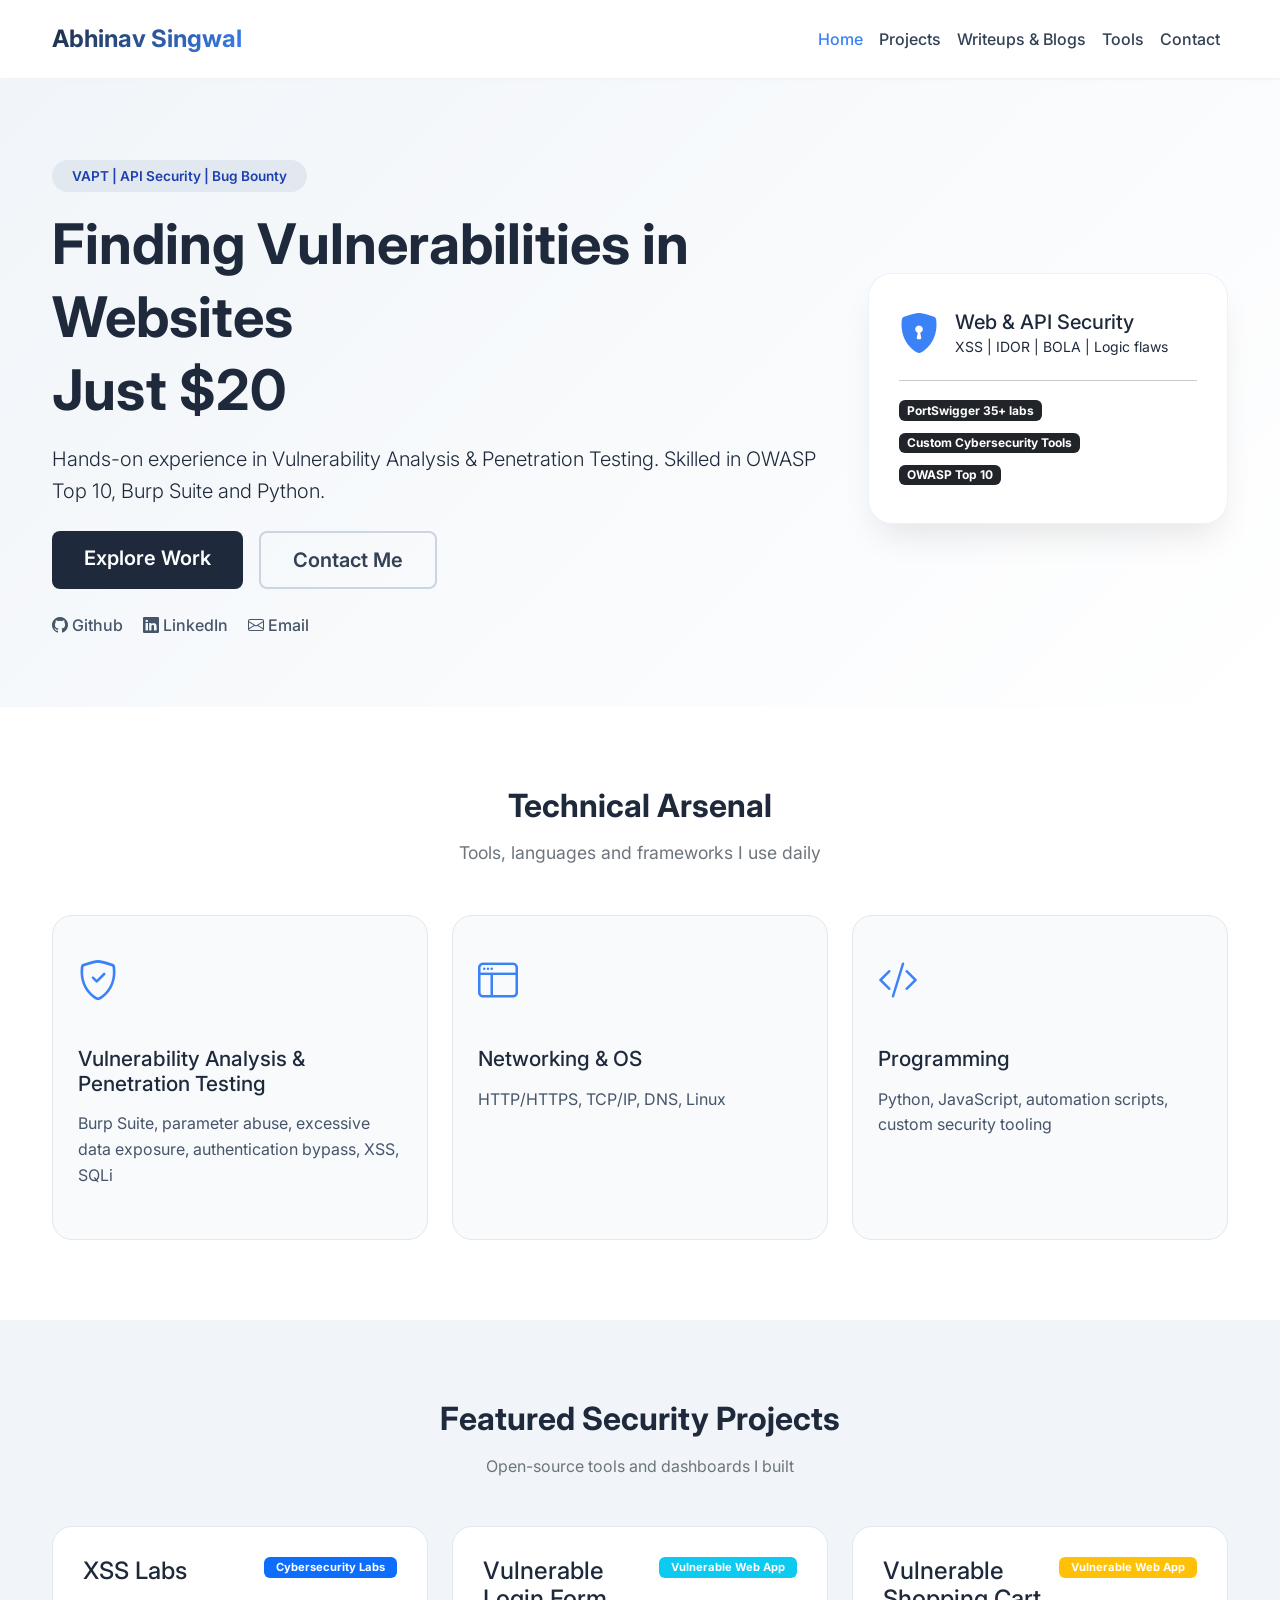
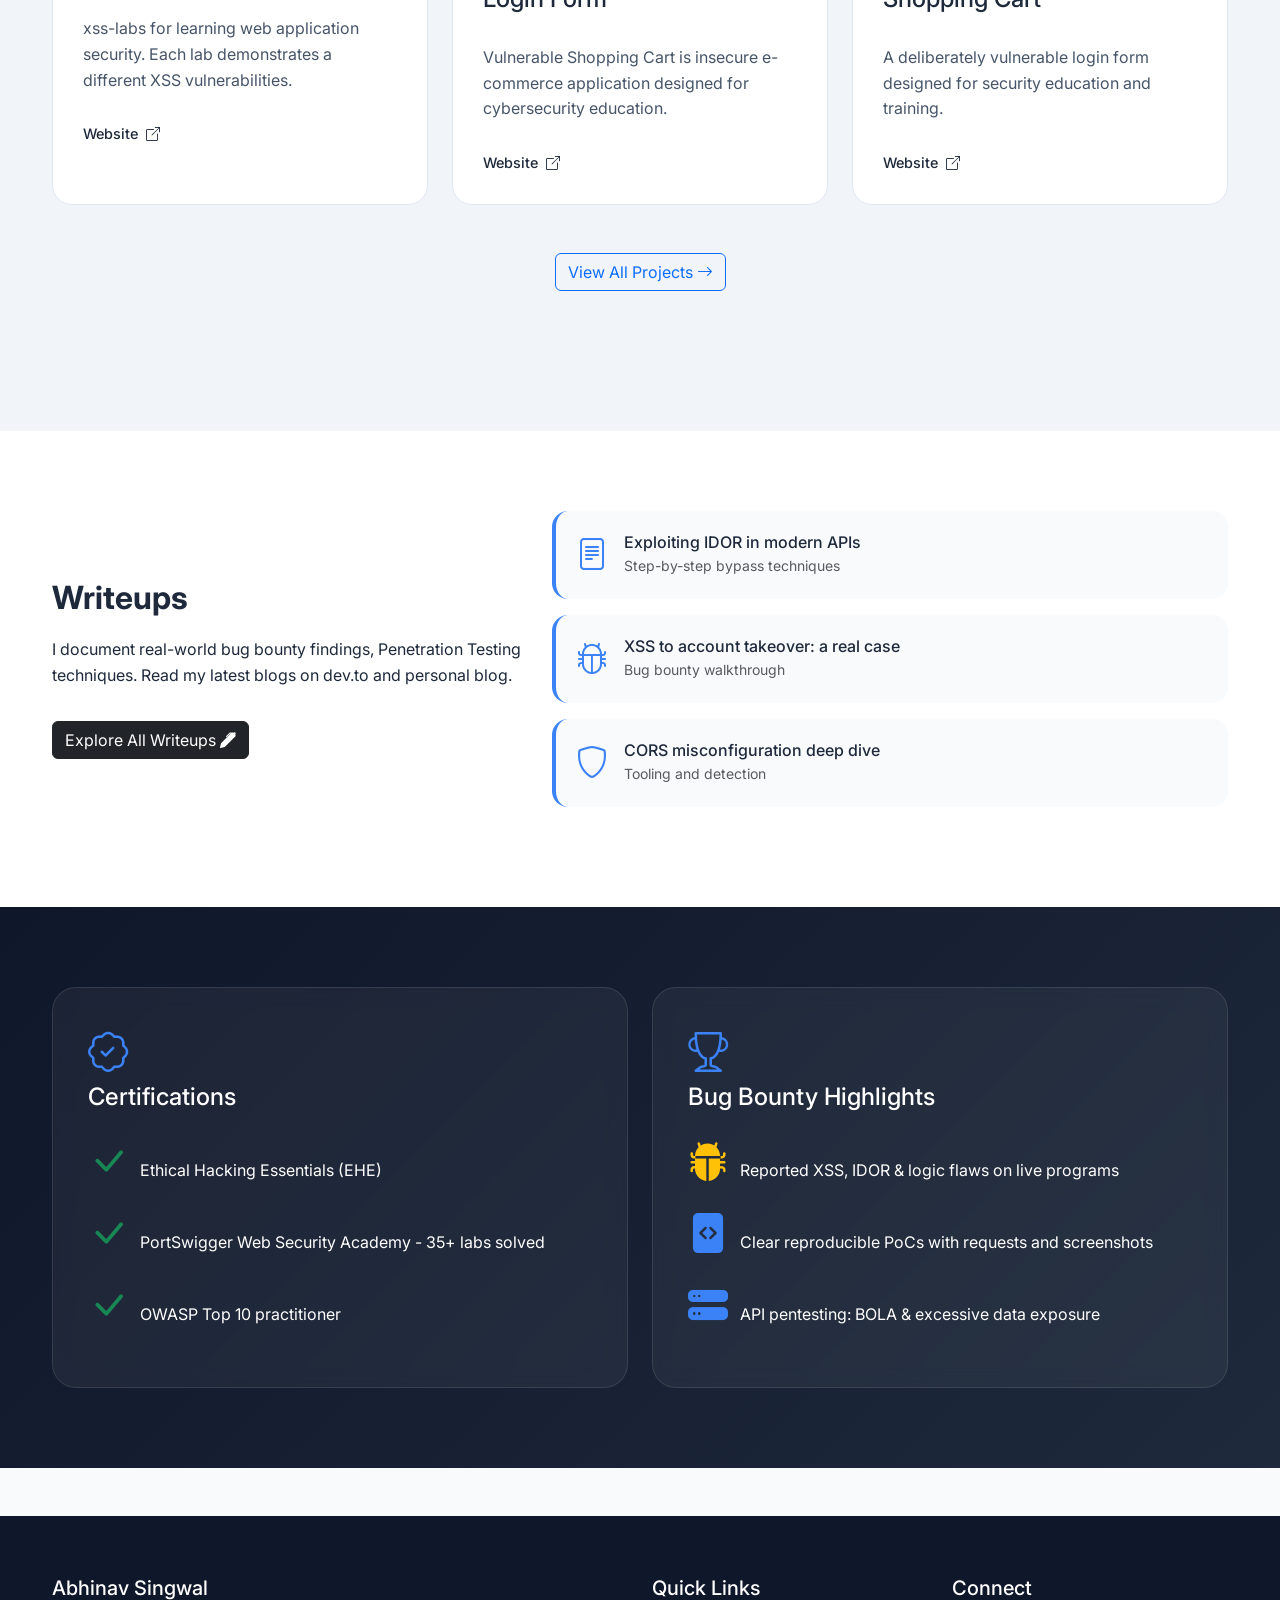
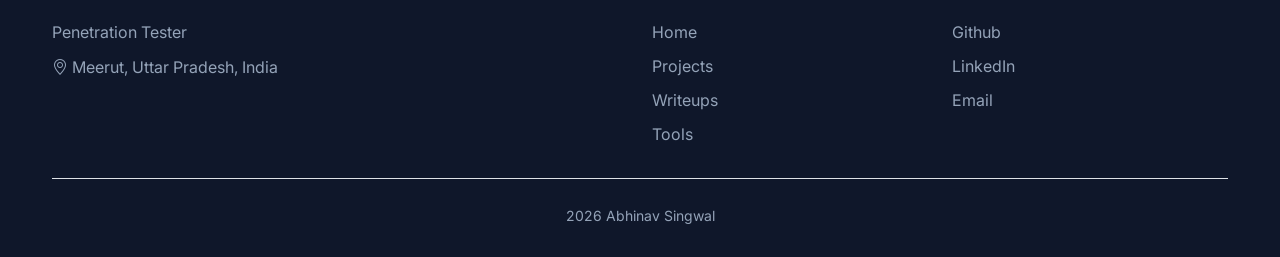
<file: index.html>
<!DOCTYPE html>
<html lang="en">
<head>
    <meta charset="UTF-8">
    <meta name="viewport" content="width=device-width, initial-scale=1.0">
    <title>Abhinav Singwal | Penetration Tester</title>
    <!-- Bootstrap 5 CSS + Icons + Google Fonts -->
    <link href="https://cdn.jsdelivr.net/npm/bootstrap@5.3.0-alpha1/dist/css/bootstrap.min.css" rel="stylesheet">
    <link rel="stylesheet" href="https://cdn.jsdelivr.net/npm/bootstrap-icons@1.11.3/font/bootstrap-icons.min.css">
    <link href="https://fonts.googleapis.com/css2?family=Inter:opsz,wght@14..32,300;14..32,400;14..32,600;14..32,700&display=swap" rel="stylesheet">
    <!-- Custom CSS -->
    <link rel="stylesheet" href="style.css">
</head>
<body>

    <!-- Navigation -->
    <nav class="navbar navbar-expand-lg fixed-top">
        <div class="container">
            <a class="navbar-brand fw-bold" href="index.html">Abhinav Singwal</a>
            <button class="navbar-toggler" type="button" data-bs-toggle="collapse" data-bs-target="#navbarMain" aria-controls="navbarMain" aria-expanded="false" aria-label="Toggle navigation">
                <span class="navbar-toggler-icon"></span>
            </button>
            <div class="collapse navbar-collapse" id="navbarMain">
                <ul class="navbar-nav ms-auto mb-2 mb-lg-0">
                    <li class="nav-item"><a class="nav-link active" href="index.html">Home</a></li>
                    <li class="nav-item"><a class="nav-link" href="projects.html">Projects</a></li>
                    <li class="nav-item"><a class="nav-link" href="writeups.html">Writeups & Blogs</a></li>
                    <li class="nav-item"><a class="nav-link" href="tools.html">Tools</a></li>
                    <li class="nav-item"><a class="nav-link" href="contact.html">Contact</a></li>
                </ul>
            </div>
        </div>
    </nav>

    <!-- Hero Section -->
    <section class="hero-section">
        <div class="container">
            <div class="row align-items-center g-5">
                <div class="col-lg-8">
                    <div class="hero-badge mb-3">VAPT | API Security | Bug Bounty</div>
                    <h1 class="display-4 fw-bold mb-3">Finding Vulnerabilities in Websites <br>Just $20</h1>
                    <p class="lead mb-4">Hands-on experience in Vulnerability Analysis & Penetration Testing. Skilled in OWASP Top 10, Burp Suite and Python.</p>
                    <div class="d-flex flex-wrap gap-3">
                        <a href="projects.html" class="btn btn-primary btn-lg">Explore Work</a>
                        <a href="contact.html" class="btn btn-outline-secondary btn-lg">Contact Me</a>
                    </div>
                    <div class="social-links mt-4">
                        <a href="https://github.com/yogsec" target="_blank" class="me-3"><i class="bi bi-github"></i> Github</a>
                        <a href="https://linkedin.com/in/abhinavsingwal" target="_blank" class="me-3"><i class="bi bi-linkedin"></i> LinkedIn</a>
                        <a href="mailto:abhinavsingwal@gmail.com" class="me-3"><i class="bi bi-envelope"></i> Email</a>
                    </div>
                </div>
                <div class="col-lg-4">
                    <div class="hero-card p-4">
                        <div class="d-flex align-items-center mb-3">
                            <i class="bi bi-shield-lock-fill fs-1 me-3"></i>
                            <div>
                                <h5 class="mb-0">Web & API Security</h5>
                                <small>XSS | IDOR | BOLA | Logic flaws</small>
                            </div>
                        </div>
                        <hr>
                        <div class="mt-3">
                            <span class="badge bg-dark me-2 mb-2">PortSwigger 35+ labs</span>
                            <span class="badge bg-dark me-2 mb-2">Custom Cybersecurity Tools</span>
                            <span class="badge bg-dark me-2 mb-2">OWASP Top 10</span>
                        </div>
                    </div>
                </div>
            </div>
        </div>
    </section>

    <!-- Skills & Expertise Section -->
    <section class="skills-section">
        <div class="container">
            <div class="text-center mb-5">
                <h2 class="fw-bold">Technical Arsenal</h2>
                <p class="text-secondary">Tools, languages and frameworks I use daily</p>
            </div>
            <div class="row g-4">
                <div class="col-md-4">
                    <div class="skill-card p-4 h-100">
                        <i class="bi bi-shield-check fs-1"></i>
                        <h5 class="mt-3">Vulnerability Analysis & Penetration Testing</h5>
                        <p>Burp Suite, parameter abuse, excessive data exposure, authentication bypass, XSS, SQLi</p>
                    </div>
                </div>
                <div class="col-md-4">
                    <div class="skill-card p-4 h-100">
                        <i class="bi bi-window-sidebar fs-1"></i>
                        <h5 class="mt-3">Networking & OS</h5>
                        <p>HTTP/HTTPS, TCP/IP, DNS, Linux</p>
                    </div>
                </div>
                <div class="col-md-4">
                    <div class="skill-card p-4 h-100">
                        <i class="bi bi-code-slash fs-1"></i>
                        <h5 class="mt-3">Programming</h5>
                        <p>Python, JavaScript, automation scripts, custom security tooling</p>
                    </div>
                </div>
            </div>
        </div>
    </section>

    <!-- Featured Projects Preview -->
    <section class="featured-section">
        <div class="container">
            <div class="text-center mb-5">
                <h2 class="fw-bold">Featured Security Projects</h2>
                <p class="text-secondary">Open-source tools and dashboards I built</p>
            </div>
            <div class="row g-4">
                <div class="col-md-4">
                    <div class="project-card p-4 h-100">
                        <div class="d-flex justify-content-between align-items-start">
                            <h4>XSS Labs</h4>
                            <span class="badge bg-primary">Cybersecurity Labs</span>
                        </div>
                        <p class="mt-3">xss-labs for learning web application security. Each lab demonstrates a different XSS vulnerabilities.</p>
                        <a href="https://github.com/yogsec/xss-labs" class="repo-link" data-repo="xss-labs">Website<i class="bi bi-box-arrow-up-right"></i></a>
                    </div>
                </div>
                <div class="col-md-4">
                    <div class="project-card p-4 h-100">
                        <div class="d-flex justify-content-between align-items-start">
                            <h4>Vulnerable Login Form</h4>
                            <span class="badge bg-info">Vulnerable Web App</span>
                        </div>
                        <p class="mt-3">Vulnerable Shopping Cart is insecure e-commerce application designed for cybersecurity education.</p>
                        <a href="https://yogsec.github.io/Vulnerable-Shopping-Cart/" class="repo-link" data-repo="BugBoard">Website<i class="bi bi-box-arrow-up-right"></i></a>
                    </div>
                </div>
                <div class="col-md-4">
                    <div class="project-card p-4 h-100">
                        <div class="d-flex justify-content-between align-items-start">
                            <h4>Vulnerable Shopping Cart</h4>
                            <span class="badge bg-warning">Vulnerable Web App</span>
                        </div>
                        <p class="mt-3">A deliberately vulnerable login form designed for security education and training. </p>
                        <a href="https://yogsec.github.io/Vulnerable-Login" class="repo-link" data-repo="cors">Website<i class="bi bi-box-arrow-up-right"></i></a>
                    </div>
                </div>
            </div>
            <div class="text-center mt-5">
                <a href="projects.html" class="btn btn-outline-primary">View All Projects <i class="bi bi-arrow-right"></i></a>
            </div>
        </div>
    </section>

    <!-- Recent Blog / Writeups preview -->
    <section class="writeups-preview">
        <div class="container">
            <div class="row align-items-center">
                <div class="col-md-5">
                    <h2 class="fw-bold">Writeups</h2>
                    <p>I document real-world bug bounty findings, Penetration Testing techniques. Read my latest blogs on dev.to and personal blog.</p>
                    <a href="writeups.html" class="btn btn-dark mt-2">Explore All Writeups <i class="bi bi-pen-fill"></i></a>
                </div>
                <div class="col-md-7 mt-4 mt-md-0">
                    <div class="blog-card p-3 mb-3">
                        <div class="d-flex gap-3 align-items-center">
                            <i class="bi bi-file-text fs-2"></i>
                            <div>
                                <h6 class="mb-0">Exploiting IDOR in modern APIs</h6>
                                <small class="text-muted">Step-by-step bypass techniques</small>
                            </div>
                        </div>
                    </div>
                    <div class="blog-card p-3 mb-3">
                        <div class="d-flex gap-3 align-items-center">
                            <i class="bi bi-bug fs-2"></i>
                            <div>
                                <h6 class="mb-0">XSS to account takeover: a real case</h6>
                                <small class="text-muted">Bug bounty walkthrough</small>
                            </div>
                        </div>
                    </div>
                    <div class="blog-card p-3">
                        <div class="d-flex gap-3 align-items-center">
                            <i class="bi bi-shield fs-2"></i>
                            <div>
                                <h6 class="mb-0">CORS misconfiguration deep dive</h6>
                                <small class="text-muted">Tooling and detection</small>
                            </div>
                        </div>
                    </div>
                </div>
            </div>
        </div>
    </section>

    <!-- Certifications & Achievements -->
    <section class="certs-section">
        <div class="container">
            <div class="row g-4">
                <div class="col-md-6">
                    <div class="cert-card h-100">
                        <i class="bi bi-patch-check fs-1"></i>
                        <h4>Certifications</h4>
                        <ul class="list-unstyled mt-3">
                            <li><i class="bi bi-check-lg text-success me-2"></i> Ethical Hacking Essentials (EHE)</li>
                            <li><i class="bi bi-check-lg text-success me-2"></i> PortSwigger Web Security Academy - 35+ labs solved</li>
                            <li><i class="bi bi-check-lg text-success me-2"></i> OWASP Top 10 practitioner</li>
                        </ul>
                    </div>
                </div>
                <div class="col-md-6">
                    <div class="cert-card h-100">
                        <i class="bi bi-trophy fs-1"></i>
                        <h4>Bug Bounty Highlights</h4>
                        <ul class="list-unstyled mt-3">
                            <li><i class="bi bi-bug-fill text-warning me-2"></i> Reported XSS, IDOR & logic flaws on live programs</li>
                            <li><i class="bi bi-file-code-fill me-2"></i> Clear reproducible PoCs with requests and screenshots</li>
                            <li><i class="bi bi-hdd-stack-fill me-2"></i> API pentesting: BOLA & excessive data exposure</li>
                        </ul>
                    </div>
                </div>
            </div>
        </div>
    </section>

    <!-- Footer -->
    <footer class="footer mt-5">
        <div class="container">
            <div class="row">
                <div class="col-md-6">
                    <h5>Abhinav Singwal</h5>
                    <p>Penetration Tester</p>
                    <p><i class="bi bi-geo-alt"></i> Meerut, Uttar Pradesh, India</p>
                </div>
                <div class="col-md-3">
                    <h5>Quick Links</h5>
                    <ul class="list-unstyled">
                        <li><a href="index.html" class="text-decoration-none">Home</a></li>
                        <li><a href="projects.html" class="text-decoration-none">Projects</a></li>
                        <li><a href="writeups.html" class="text-decoration-none">Writeups</a></li>
                        <li><a href="tools.html" class="text-decoration-none">Tools</a></li>
                    </ul>
                </div>
                <div class="col-md-3">
                    <h5>Connect</h5>
                    <ul class="list-unstyled">
                        <li><a href="https://github.com/yogsec" target="_blank" class="text-decoration-none">Github</a></li>
                        <li><a href="https://linkedin.com/in/abhinavsingwal" target="_blank" class="text-decoration-none">LinkedIn</a></li>
                        <li><a href="mailto:abhinavsingwal@gmail.com" class="text-decoration-none">Email</a></li>
                    </ul>
                </div>
            </div>
            <div class="text-center pt-4 mt-3 border-top">
                <small> 2026 Abhinav Singwal</small>
            </div>
        </div>
    </footer>

    <!-- Bootstrap JS Bundle -->
    <script src="https://cdn.jsdelivr.net/npm/bootstrap@5.3.0-alpha1/dist/js/bootstrap.bundle.min.js"></script>
    <!-- Custom JS -->
    <script src="script.js"></script>
</body>
</html>
</file>
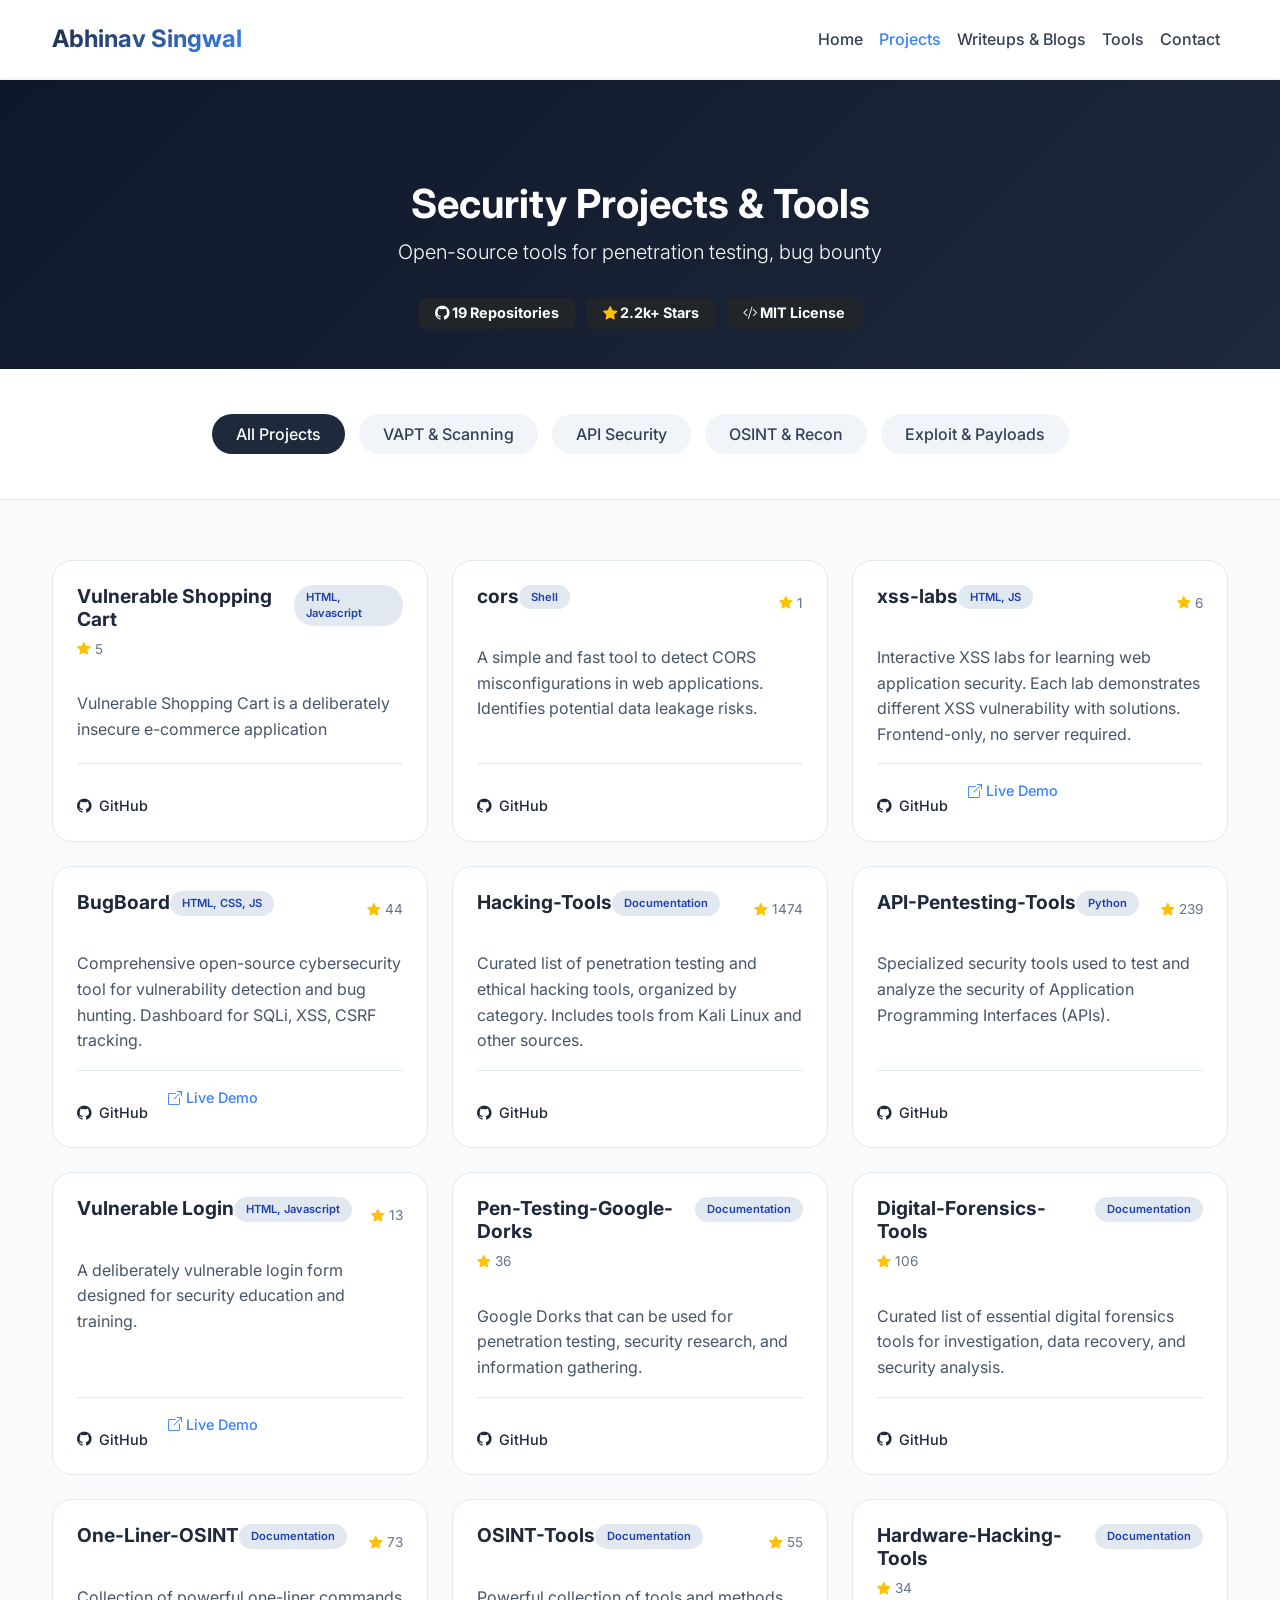
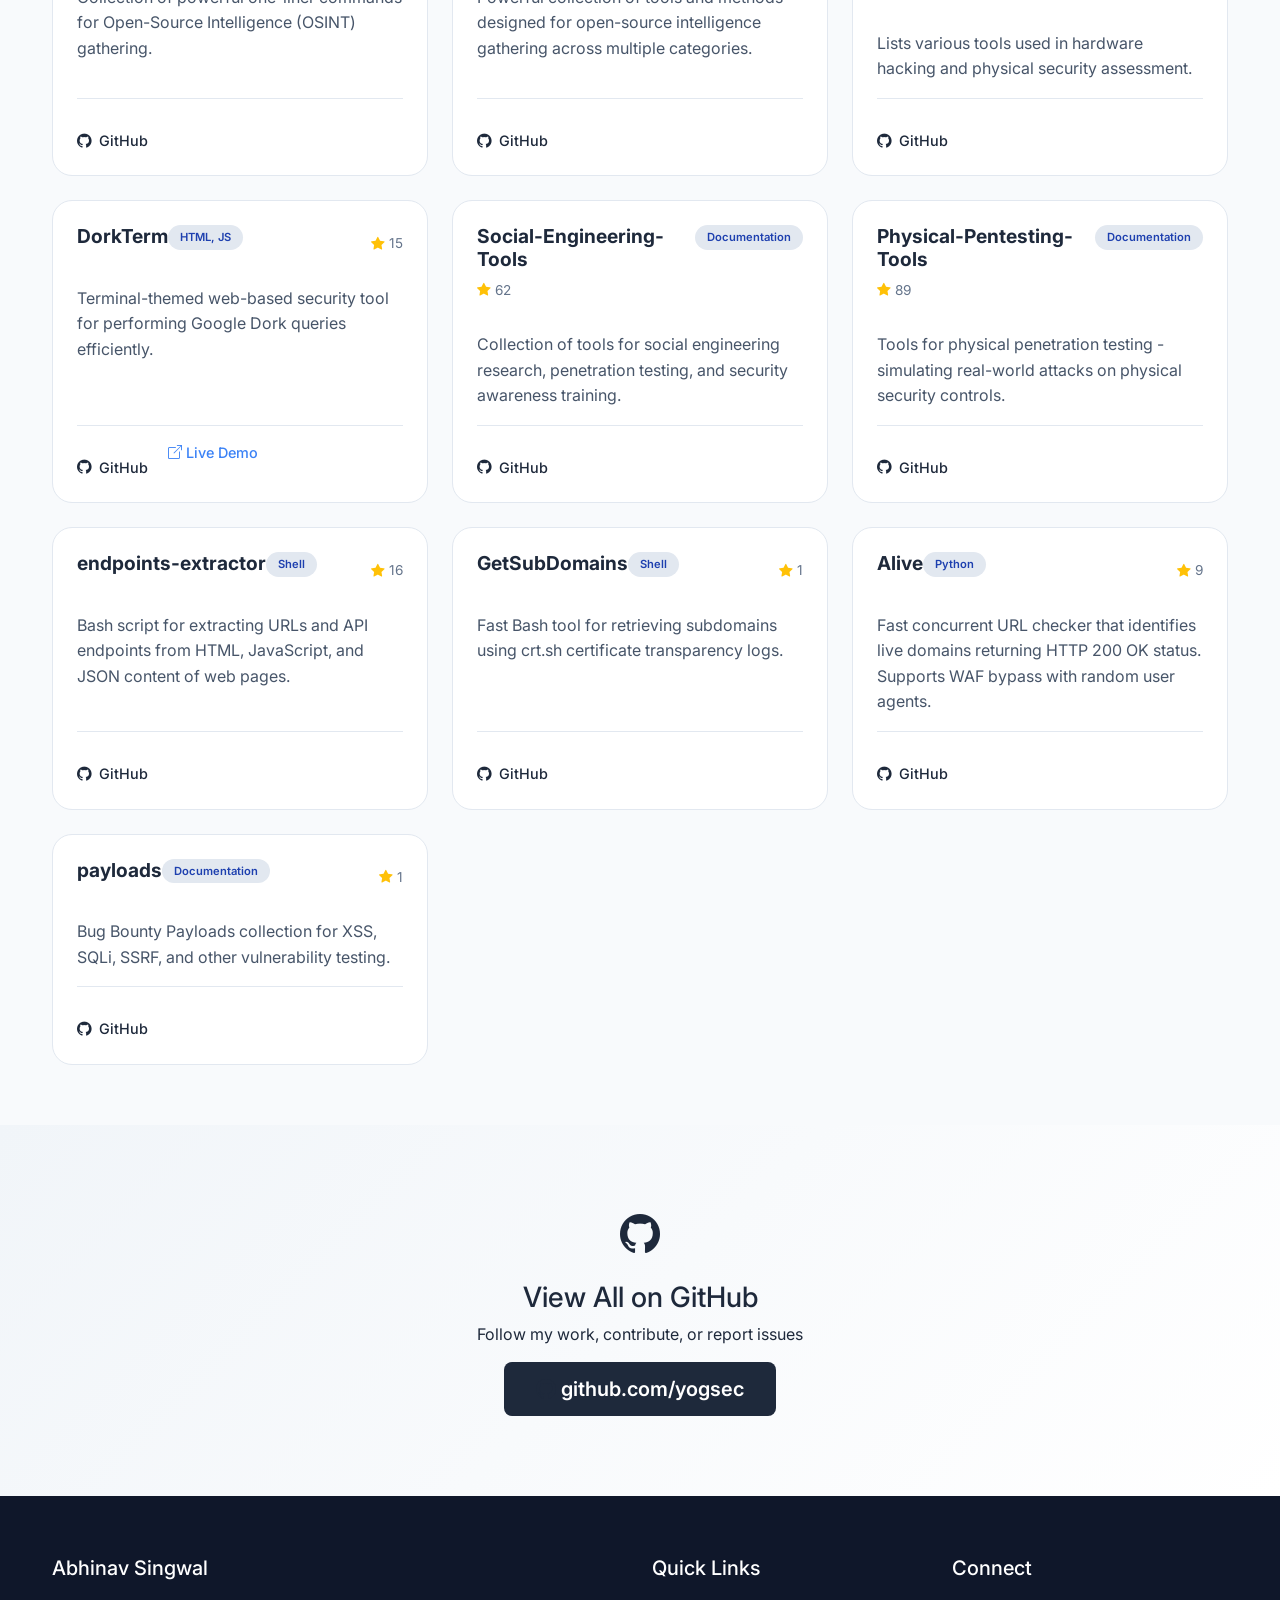
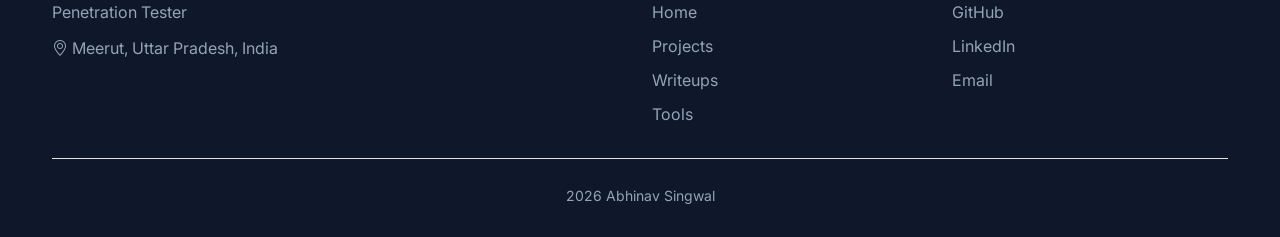
<file: projects.html>
<!DOCTYPE html>
<html lang="en">
<head>
    <meta charset="UTF-8">
    <meta name="viewport" content="width=device-width, initial-scale=1.0">
    <title>Projects | Abhinav Singwal - Security Tools & VAPT</title>
    <!-- Bootstrap 5 CSS + Icons + Google Fonts -->
    <link href="https://cdn.jsdelivr.net/npm/bootstrap@5.3.0-alpha1/dist/css/bootstrap.min.css" rel="stylesheet">
    <link rel="stylesheet" href="https://cdn.jsdelivr.net/npm/bootstrap-icons@1.11.3/font/bootstrap-icons.min.css">
    <link href="https://fonts.googleapis.com/css2?family=Inter:opsz,wght@14..32,300;14..32,400;14..32,600;14..32,700&display=swap" rel="stylesheet">
    <link rel="stylesheet" href="style.css">
</head>
<body>

    <!-- Navigation -->
    <nav class="navbar navbar-expand-lg fixed-top">
        <div class="container">
            <a class="navbar-brand fw-bold" href="index.html">Abhinav Singwal</a>
            <button class="navbar-toggler" type="button" data-bs-toggle="collapse" data-bs-target="#navbarMain">
                <span class="navbar-toggler-icon"></span>
            </button>
            <div class="collapse navbar-collapse" id="navbarMain">
                <ul class="navbar-nav ms-auto mb-2 mb-lg-0">
                    <li class="nav-item"><a class="nav-link" href="index.html">Home</a></li>
                    <li class="nav-item"><a class="nav-link active" href="projects.html">Projects</a></li>
                    <li class="nav-item"><a class="nav-link" href="writeups.html">Writeups & Blogs</a></li>
                    <li class="nav-item"><a class="nav-link" href="tools.html">Tools</a></li>
                    <li class="nav-item"><a class="nav-link" href="contact.html">Contact</a></li>
                </ul>
            </div>
        </div>
    </nav>

    <!-- Page Header -->
    <section class="page-header">
        <div class="container">
            <div class="text-center">
                <h1 class="fw-bold">Security Projects & Tools</h1>
                <p class="lead">Open-source tools for penetration testing, bug bounty</p>
                <div class="github-stats mt-3">
                    <span class="badge bg-dark me-2"><i class="bi bi-github"></i> 19 Repositories</span>
                    <span class="badge bg-dark me-2"><i class="bi bi-star-fill text-warning"></i> 2.2k+ Stars</span>
                    <span class="badge bg-dark"><i class="bi bi-code-slash"></i> MIT License</span>
                </div>
            </div>
        </div>
    </section>

    <!-- Filter Buttons -->
    <section class="filter-section">
        <div class="container">
            <div class="filter-buttons text-center">
                <button class="btn filter-btn active" data-filter="all">All Projects</button>
                <button class="btn filter-btn" data-filter="vapt">VAPT & Scanning</button>
                <button class="btn filter-btn" data-filter="api">API Security</button>
                <button class="btn filter-btn" data-filter="osint">OSINT & Recon</button>
                <button class="btn filter-btn" data-filter="exploit">Exploit & Payloads</button>
            </div>
        </div>
    </section>

    <!-- Projects Grid -->
    <section class="projects-grid-section">
        <div class="container">
            <div class="row g-4" id="projectsContainer">
                <!-- Projects will be loaded dynamically via JavaScript -->
            </div>
        </div>
    </section>

    <!-- GitHub Callout -->
    <section class="github-callout">
        <div class="container text-center">
            <i class="bi bi-github fs-1"></i>
            <h3 class="mt-3">View All on GitHub</h3>
            <p>Follow my work, contribute, or report issues</p>
            <a href="https://github.com/yogsec" target="_blank" class="btn btn-primary btn-lg">
                <i class="bi bi-github"></i> github.com/yogsec
            </a>
        </div>
    </section>

    <!-- Footer -->
    <footer class="footer">
        <div class="container">
            <div class="row">
                <div class="col-md-6">
                    <h5>Abhinav Singwal</h5>
                    <p>Penetration Tester</p>
                    <p><i class="bi bi-geo-alt"></i> Meerut, Uttar Pradesh, India</p>
                </div>
                <div class="col-md-3">
                    <h5>Quick Links</h5>
                    <ul class="list-unstyled">
                        <li><a href="index.html">Home</a></li>
                        <li><a href="projects.html">Projects</a></li>
                        <li><a href="writeups.html">Writeups</a></li>
                        <li><a href="tools.html">Tools</a></li>
                    </ul>
                </div>
                <div class="col-md-3">
                    <h5>Connect</h5>
                    <ul class="list-unstyled">
                        <li><a href="https://github.com/yogsec" target="_blank">GitHub</a></li>
                        <li><a href="https://linkedin.com/in/abhinavsingwal" target="_blank">LinkedIn</a></li>
                        <li><a href="mailto:abhinavsingwal@gmail.com">Email</a></li>
                    </ul>
                </div>
            </div>
            <div class="text-center pt-4 mt-3 border-top">
                <small>2026 Abhinav Singwal</small>
            </div>
        </div>
    </footer>

    <script src="https://cdn.jsdelivr.net/npm/bootstrap@5.3.0-alpha1/dist/js/bootstrap.bundle.min.js"></script>
    <script src="projects-data.js"></script>
    <script src="projects.js"></script>
</body>
</html>
</file>
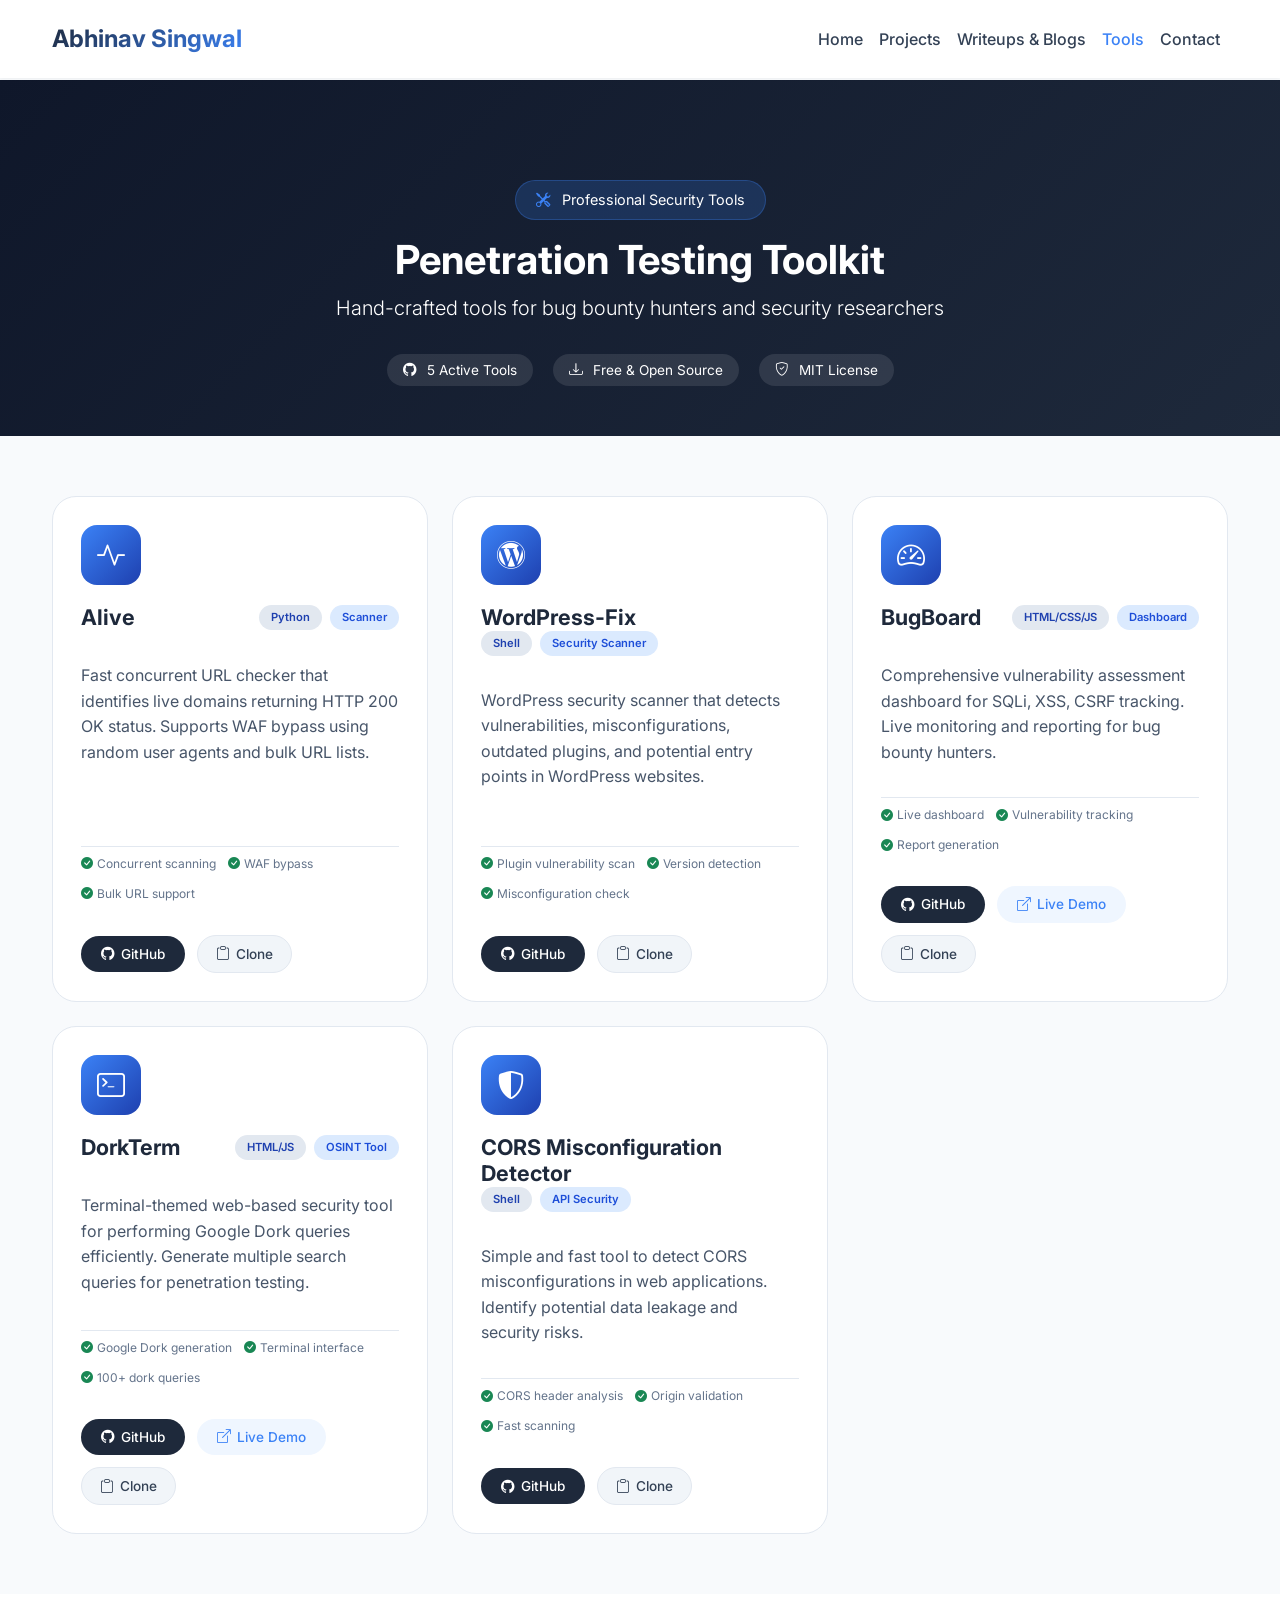
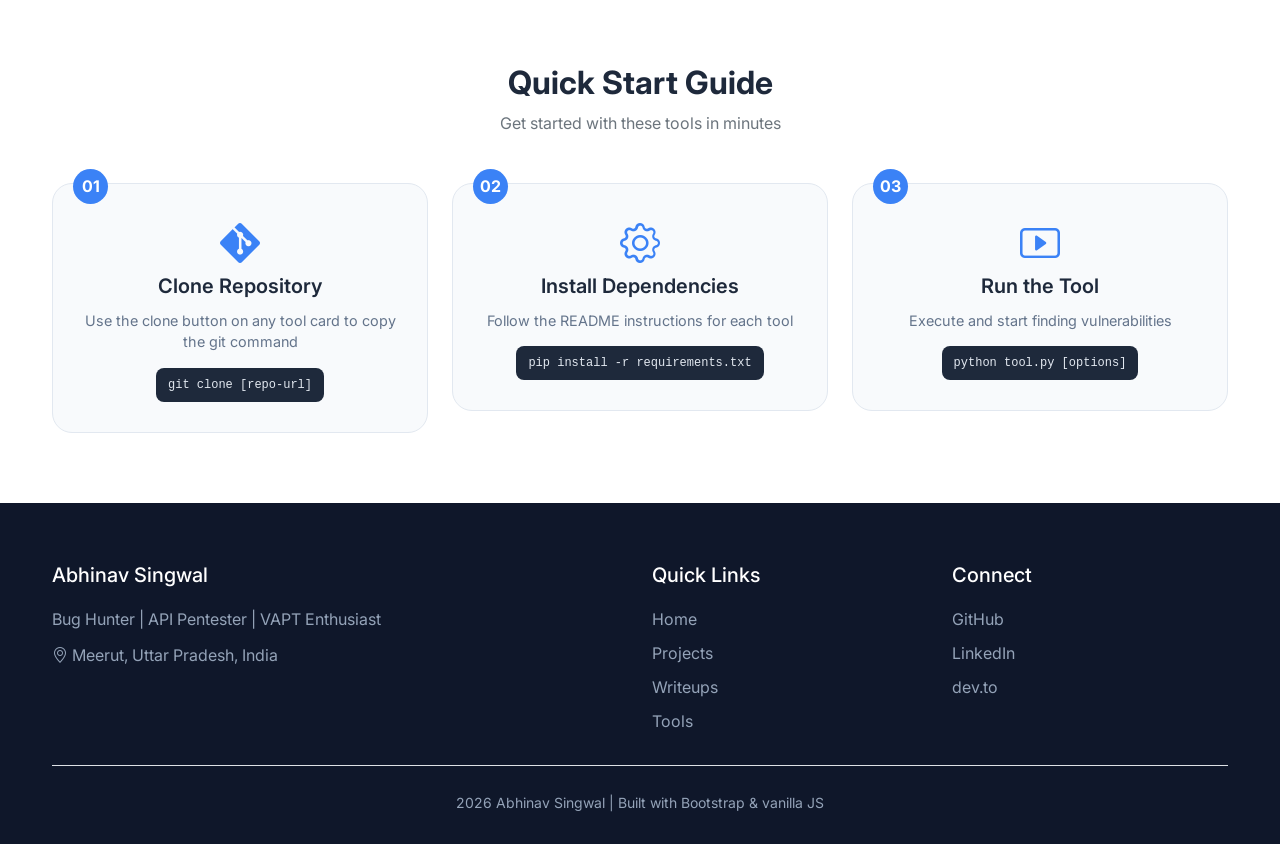
<file: tools.html>
<!DOCTYPE html>
<html lang="en">
<head>
    <meta charset="UTF-8">
    <meta name="viewport" content="width=device-width, initial-scale=1.0">
    <title>Security Tools | Abhinav Singwal - VAPT Tools Collection</title>
    <!-- Bootstrap 5 CSS + Icons + Google Fonts -->
    <link href="https://cdn.jsdelivr.net/npm/bootstrap@5.3.0-alpha1/dist/css/bootstrap.min.css" rel="stylesheet">
    <link rel="stylesheet" href="https://cdn.jsdelivr.net/npm/bootstrap-icons@1.11.3/font/bootstrap-icons.min.css">
    <link href="https://fonts.googleapis.com/css2?family=Inter:opsz,wght@14..32,300;400;600;700;800&display=swap" rel="stylesheet">
    <link rel="stylesheet" href="style.css">
</head>
<body>

    <!-- Navigation -->
    <nav class="navbar navbar-expand-lg fixed-top">
        <div class="container">
            <a class="navbar-brand fw-bold" href="index.html">Abhinav Singwal</a>
            <button class="navbar-toggler" type="button" data-bs-toggle="collapse" data-bs-target="#navbarMain">
                <span class="navbar-toggler-icon"></span>
            </button>
            <div class="collapse navbar-collapse" id="navbarMain">
                <ul class="navbar-nav ms-auto mb-2 mb-lg-0">
                    <li class="nav-item"><a class="nav-link" href="index.html">Home</a></li>
                    <li class="nav-item"><a class="nav-link" href="projects.html">Projects</a></li>
                    <li class="nav-item"><a class="nav-link" href="writeups.html">Writeups & Blogs</a></li>
                    <li class="nav-item"><a class="nav-link active" href="tools.html">Tools</a></li>
                    <li class="nav-item"><a class="nav-link" href="contact.html">Contact</a></li>
                </ul>
            </div>
        </div>
    </nav>

    <!-- Page Header -->
    <section class="tools-header">
        <div class="container">
            <div class="text-center">
                <div class="tools-badge">
                    <i class="bi bi-tools"></i> Professional Security Tools
                </div>
                <h1 class="fw-bold mt-3">Penetration Testing Toolkit</h1>
                <p class="lead">Hand-crafted tools for bug bounty hunters and security researchers</p>
                <div class="tools-stats mt-4">
                    <span class="stat-badge"><i class="bi bi-github"></i> 5 Active Tools</span>
                    <span class="stat-badge"><i class="bi bi-download"></i> Free & Open Source</span>
                    <span class="stat-badge"><i class="bi bi-shield-check"></i> MIT License</span>
                </div>
            </div>
        </div>
    </section>

    <!-- Tools Grid -->
    <section class="tools-grid-section">
        <div class="container">
            <div class="row g-4">
                
                <!-- Tool 1: Alive -->
                <div class="col-md-6 col-lg-4">
                    <div class="tool-card">
                        <div class="tool-icon">
                            <i class="bi bi-activity"></i>
                        </div>
                        <div class="tool-header">
                            <h3 class="tool-name">Alive</h3>
                            <div class="tool-badge-group">
                                <span class="tool-lang-badge">Python</span>
                                <span class="tool-type-badge">Scanner</span>
                            </div>
                        </div>
                        <p class="tool-description">
                            Fast concurrent URL checker that identifies live domains returning HTTP 200 OK status. 
                            Supports WAF bypass using random user agents and bulk URL lists.
                        </p>
                        <div class="tool-features">
                            <span><i class="bi bi-check-circle-fill text-success"></i> Concurrent scanning</span>
                            <span><i class="bi bi-check-circle-fill text-success"></i> WAF bypass</span>
                            <span><i class="bi bi-check-circle-fill text-success"></i> Bulk URL support</span>
                        </div>
                        <div class="tool-links">
                            <a href="https://github.com/yogsec/Alive" target="_blank" class="tool-github-link">
                                <i class="bi bi-github"></i> GitHub
                            </a>
                            <button class="tool-copy-btn" data-cmd="git clone https://github.com/yogsec/Alive.git">
                                <i class="bi bi-clipboard"></i> Clone
                            </button>
                        </div>
                    </div>
                </div>

                <!-- Tool 2: wordpress-fix -->
                <div class="col-md-6 col-lg-4">
                    <div class="tool-card">
                        <div class="tool-icon">
                            <i class="bi bi-wordpress"></i>
                        </div>
                        <div class="tool-header">
                            <h3 class="tool-name">WordPress-Fix</h3>
                            <div class="tool-badge-group">
                                <span class="tool-lang-badge">Shell</span>
                                <span class="tool-type-badge">Security Scanner</span>
                            </div>
                        </div>
                        <p class="tool-description">
                            WordPress security scanner that detects vulnerabilities, misconfigurations, 
                            outdated plugins, and potential entry points in WordPress websites.
                        </p>
                        <div class="tool-features">
                            <span><i class="bi bi-check-circle-fill text-success"></i> Plugin vulnerability scan</span>
                            <span><i class="bi bi-check-circle-fill text-success"></i> Version detection</span>
                            <span><i class="bi bi-check-circle-fill text-success"></i> Misconfiguration check</span>
                        </div>
                        <div class="tool-links">
                            <a href="https://github.com/yogsec/wordpress-fix" target="_blank" class="tool-github-link">
                                <i class="bi bi-github"></i> GitHub
                            </a>
                            <button class="tool-copy-btn" data-cmd="git clone https://github.com/yogsec/wordpress-fix.git">
                                <i class="bi bi-clipboard"></i> Clone
                            </button>
                        </div>
                    </div>
                </div>

                <!-- Tool 3: BugBoard -->
                <div class="col-md-6 col-lg-4">
                    <div class="tool-card">
                        <div class="tool-icon">
                            <i class="bi bi-speedometer2"></i>
                        </div>
                        <div class="tool-header">
                            <h3 class="tool-name">BugBoard</h3>
                            <div class="tool-badge-group">
                                <span class="tool-lang-badge">HTML/CSS/JS</span>
                                <span class="tool-type-badge">Dashboard</span>
                            </div>
                        </div>
                        <p class="tool-description">
                            Comprehensive vulnerability assessment dashboard for SQLi, XSS, CSRF tracking. 
                            Live monitoring and reporting for bug bounty hunters.
                        </p>
                        <div class="tool-features">
                            <span><i class="bi bi-check-circle-fill text-success"></i> Live dashboard</span>
                            <span><i class="bi bi-check-circle-fill text-success"></i> Vulnerability tracking</span>
                            <span><i class="bi bi-check-circle-fill text-success"></i> Report generation</span>
                        </div>
                        <div class="tool-links">
                            <a href="https://github.com/yogsec/BugBoard" target="_blank" class="tool-github-link">
                                <i class="bi bi-github"></i> GitHub
                            </a>
                            <a href="https://yogsec.github.io/BugBoard" target="_blank" class="tool-demo-link">
                                <i class="bi bi-box-arrow-up-right"></i> Live Demo
                            </a>
                            <button class="tool-copy-btn" data-cmd="git clone https://github.com/yogsec/BugBoard.git">
                                <i class="bi bi-clipboard"></i> Clone
                            </button>
                        </div>
                    </div>
                </div>

                <!-- Tool 4: DorkTerm -->
                <div class="col-md-6 col-lg-4">
                    <div class="tool-card">
                        <div class="tool-icon">
                            <i class="bi bi-terminal"></i>
                        </div>
                        <div class="tool-header">
                            <h3 class="tool-name">DorkTerm</h3>
                            <div class="tool-badge-group">
                                <span class="tool-lang-badge">HTML/JS</span>
                                <span class="tool-type-badge">OSINT Tool</span>
                            </div>
                        </div>
                        <p class="tool-description">
                            Terminal-themed web-based security tool for performing Google Dork queries efficiently. 
                            Generate multiple search queries for penetration testing.
                        </p>
                        <div class="tool-features">
                            <span><i class="bi bi-check-circle-fill text-success"></i> Google Dork generation</span>
                            <span><i class="bi bi-check-circle-fill text-success"></i> Terminal interface</span>
                            <span><i class="bi bi-check-circle-fill text-success"></i> 100+ dork queries</span>
                        </div>
                        <div class="tool-links">
                            <a href="https://github.com/yogsec/DorkTerm" target="_blank" class="tool-github-link">
                                <i class="bi bi-github"></i> GitHub
                            </a>
                            <a href="https://yogsec.github.io/DorkTerm/" target="_blank" class="tool-demo-link">
                                <i class="bi bi-box-arrow-up-right"></i> Live Demo
                            </a>
                            <button class="tool-copy-btn" data-cmd="git clone https://github.com/yogsec/DorkTerm.git">
                                <i class="bi bi-clipboard"></i> Clone
                            </button>
                        </div>
                    </div>
                </div>

                <!-- Tool 5: CORS -->
                <div class="col-md-6 col-lg-4">
                    <div class="tool-card">
                        <div class="tool-icon">
                            <i class="bi bi-shield-shaded"></i>
                        </div>
                        <div class="tool-header">
                            <h3 class="tool-name">CORS Misconfiguration Detector</h3>
                            <div class="tool-badge-group">
                                <span class="tool-lang-badge">Shell</span>
                                <span class="tool-type-badge">API Security</span>
                            </div>
                        </div>
                        <p class="tool-description">
                            Simple and fast tool to detect CORS misconfigurations in web applications. 
                            Identify potential data leakage and security risks.
                        </p>
                        <div class="tool-features">
                            <span><i class="bi bi-check-circle-fill text-success"></i> CORS header analysis</span>
                            <span><i class="bi bi-check-circle-fill text-success"></i> Origin validation</span>
                            <span><i class="bi bi-check-circle-fill text-success"></i> Fast scanning</span>
                        </div>
                        <div class="tool-links">
                            <a href="https://github.com/yogsec/cors" target="_blank" class="tool-github-link">
                                <i class="bi bi-github"></i> GitHub
                            </a>
                            <button class="tool-copy-btn" data-cmd="git clone https://github.com/yogsec/cors.git">
                                <i class="bi bi-clipboard"></i> Clone
                            </button>
                        </div>
                    </div>
                </div>

            </div>
        </div>
    </section>

    <!-- How to Use Section -->
    <section class="howto-section">
        <div class="container">
            <div class="text-center mb-5">
                <h2 class="fw-bold">Quick Start Guide</h2>
                <p class="text-secondary">Get started with these tools in minutes</p>
            </div>
            <div class="row g-4">
                <div class="col-md-4">
                    <div class="howto-card">
                        <div class="step-number">01</div>
                        <i class="bi bi-git"></i>
                        <h5>Clone Repository</h5>
                        <p>Use the clone button on any tool card to copy the git command</p>
                        <code class="howto-code">git clone [repo-url]</code>
                    </div>
                </div>
                <div class="col-md-4">
                    <div class="howto-card">
                        <div class="step-number">02</div>
                        <i class="bi bi-gear"></i>
                        <h5>Install Dependencies</h5>
                        <p>Follow the README instructions for each tool</p>
                        <code class="howto-code">pip install -r requirements.txt</code>
                    </div>
                </div>
                <div class="col-md-4">
                    <div class="howto-card">
                        <div class="step-number">03</div>
                        <i class="bi bi-play-btn"></i>
                        <h5>Run the Tool</h5>
                        <p>Execute and start finding vulnerabilities</p>
                        <code class="howto-code">python tool.py [options]</code>
                    </div>
                </div>
            </div>
        </div>
    </section>

    <!-- Footer -->
    <footer class="footer">
        <div class="container">
            <div class="row">
                <div class="col-md-6">
                    <h5>Abhinav Singwal</h5>
                    <p>Bug Hunter | API Pentester | VAPT Enthusiast</p>
                    <p><i class="bi bi-geo-alt"></i> Meerut, Uttar Pradesh, India</p>
                </div>
                <div class="col-md-3">
                    <h5>Quick Links</h5>
                    <ul class="list-unstyled">
                        <li><a href="index.html">Home</a></li>
                        <li><a href="projects.html">Projects</a></li>
                        <li><a href="writeups.html">Writeups</a></li>
                        <li><a href="tools.html">Tools</a></li>
                    </ul>
                </div>
                <div class="col-md-3">
                    <h5>Connect</h5>
                    <ul class="list-unstyled">
                        <li><a href="https://github.com/yogsec" target="_blank">GitHub</a></li>
                        <li><a href="https://linkedin.com/in/abhinavsingwal" target="_blank">LinkedIn</a></li>
                        <li><a href="https://dev.to/abhinavsingwal" target="_blank">dev.to</a></li>
                    </ul>
                </div>
            </div>
            <div class="text-center pt-4 mt-3 border-top">
                <small>2025 Abhinav Singwal | Built with Bootstrap & vanilla JS</small>
            </div>
        </div>
    </footer>

    <script src="https://cdn.jsdelivr.net/npm/bootstrap@5.3.0-alpha1/dist/js/bootstrap.bundle.min.js"></script>
    <script src="script.js"></script>
    
    <!-- Tools specific JavaScript -->
    <script>
        document.addEventListener('DOMContentLoaded', function() {
            // Copy to clipboard functionality for clone buttons
            const copyBtns = document.querySelectorAll('.tool-copy-btn');
            
            copyBtns.forEach(btn => {
                btn.addEventListener('click', function() {
                    const cmdToCopy = this.getAttribute('data-cmd');
                    
                    // Create temporary textarea
                    const textarea = document.createElement('textarea');
                    textarea.value = cmdToCopy;
                    document.body.appendChild(textarea);
                    textarea.select();
                    document.execCommand('copy');
                    document.body.removeChild(textarea);
                    
                    // Show feedback
                    const originalText = this.innerHTML;
                    this.innerHTML = '<i class="bi bi-check-lg"></i> Copied!';
                    this.style.backgroundColor = '#10b981';
                    this.style.color = 'white';
                    
                    setTimeout(() => {
                        this.innerHTML = originalText;
                        this.style.backgroundColor = '';
                        this.style.color = '';
                    }, 2000);
                });
            });
        });
    </script>
</body>
</html>
</file>
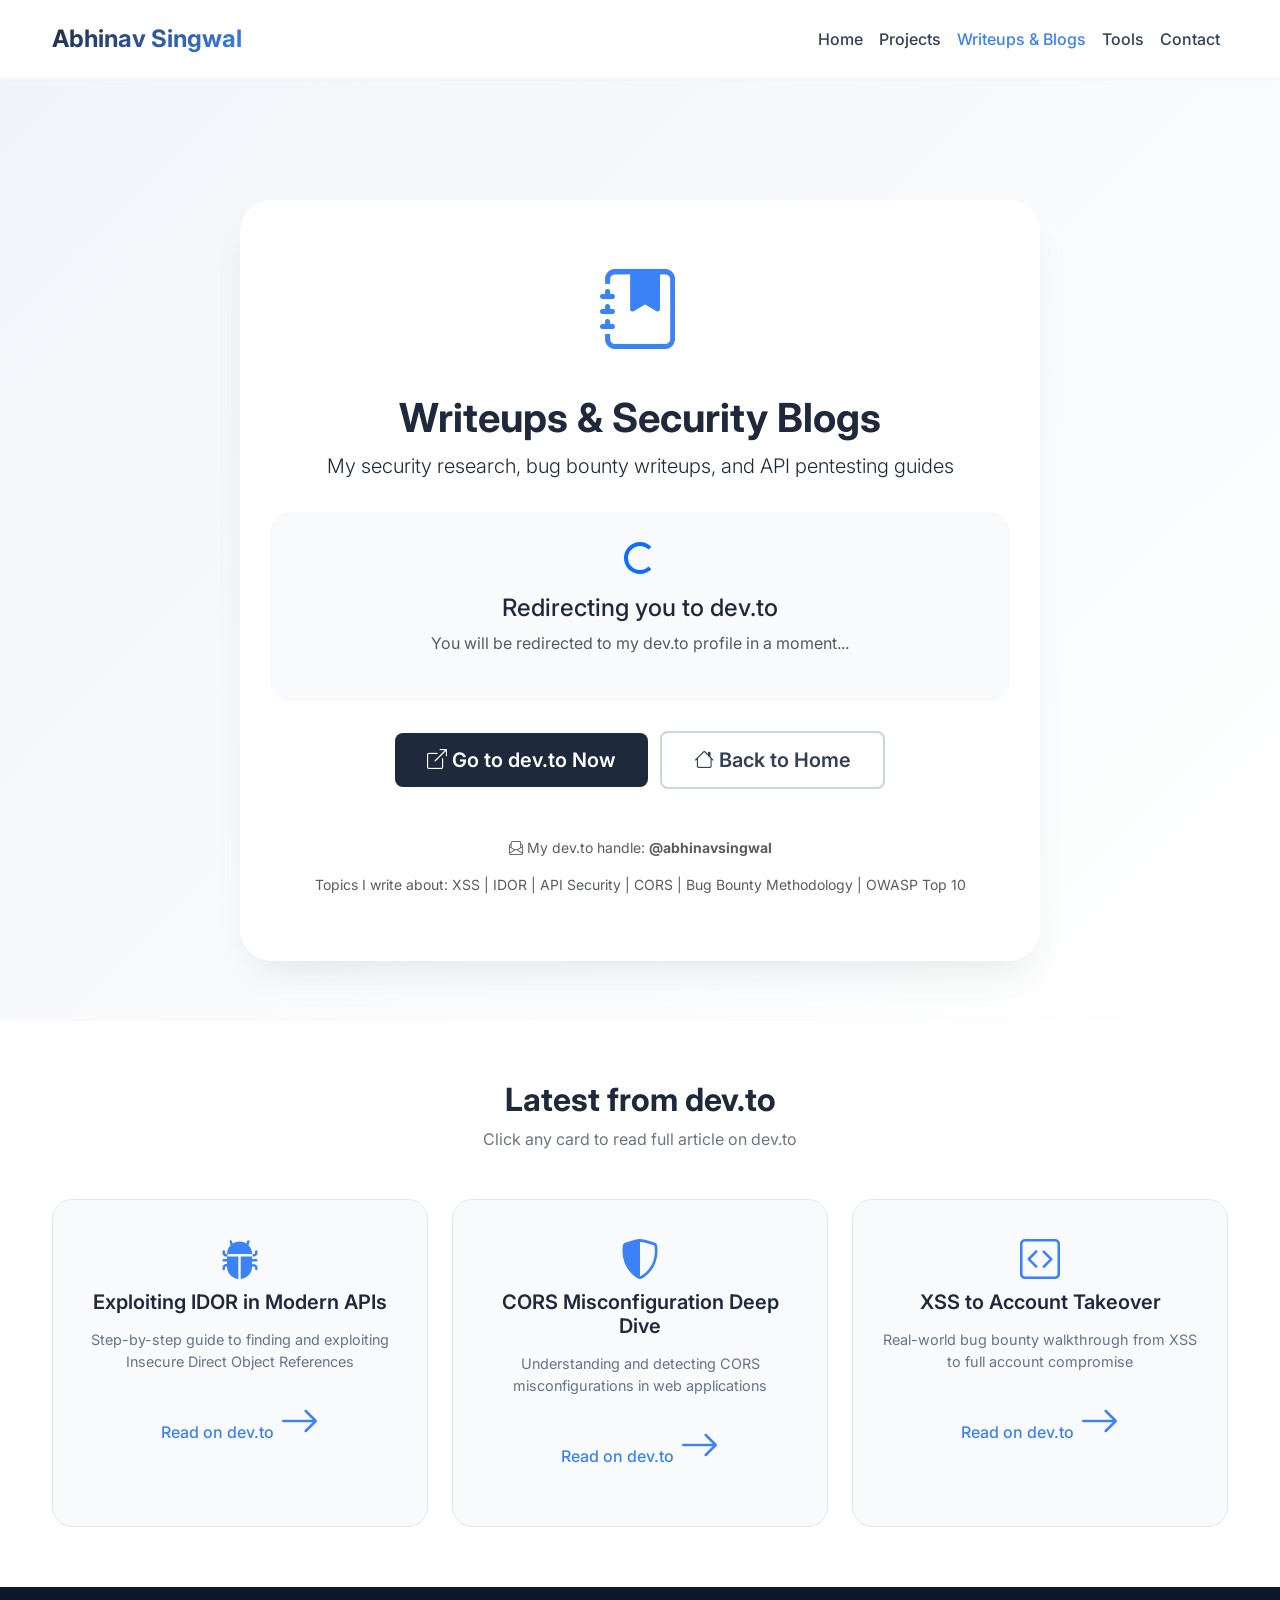
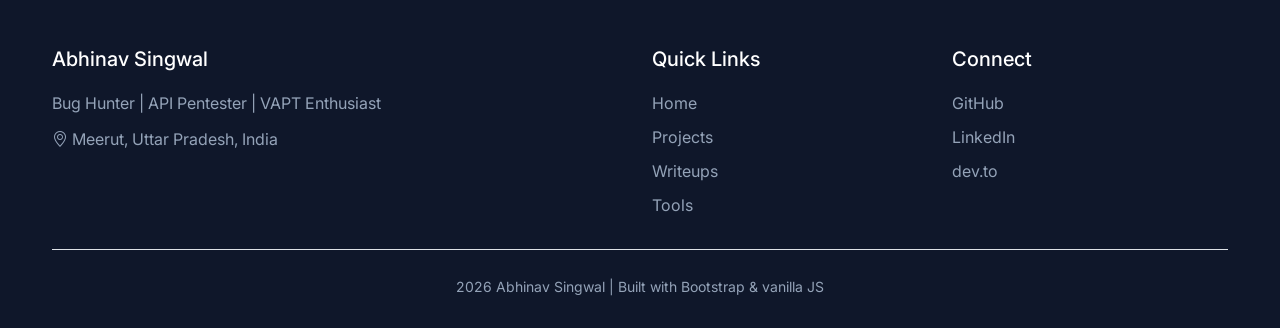
<file: writeups.html>
<!DOCTYPE html>
<html lang="en">
<head>
    <meta charset="UTF-8">
    <meta name="viewport" content="width=device-width, initial-scale=1.0">
    <title>Writeups & Blogs | Abhinav Singwal - Security Research</title>
    <!-- Bootstrap 5 CSS + Icons + Google Fonts -->
    <link href="https://cdn.jsdelivr.net/npm/bootstrap@5.3.0-alpha1/dist/css/bootstrap.min.css" rel="stylesheet">
    <link rel="stylesheet" href="https://cdn.jsdelivr.net/npm/bootstrap-icons@1.11.3/font/bootstrap-icons.min.css">
    <link href="https://fonts.googleapis.com/css2?family=Inter:opsz,wght@14..32,300;400;600;700&display=swap" rel="stylesheet">
    <link rel="stylesheet" href="style.css">
    
    <!-- Meta refresh for automatic redirect (optional, 3 seconds delay) -->
    <meta http-equiv="refresh" content="3;url=https://dev.to/abhinavsingwal">
</head>
<body>

    <!-- Navigation -->
    <nav class="navbar navbar-expand-lg fixed-top">
        <div class="container">
            <a class="navbar-brand fw-bold" href="index.html">Abhinav Singwal</a>
            <button class="navbar-toggler" type="button" data-bs-toggle="collapse" data-bs-target="#navbarMain">
                <span class="navbar-toggler-icon"></span>
            </button>
            <div class="collapse navbar-collapse" id="navbarMain">
                <ul class="navbar-nav ms-auto mb-2 mb-lg-0">
                    <li class="nav-item"><a class="nav-link" href="index.html">Home</a></li>
                    <li class="nav-item"><a class="nav-link" href="projects.html">Projects</a></li>
                    <li class="nav-item"><a class="nav-link active" href="writeups.html">Writeups & Blogs</a></li>
                    <li class="nav-item"><a class="nav-link" href="tools.html">Tools</a></li>
                    <li class="nav-item"><a class="nav-link" href="contact.html">Contact</a></li>
                </ul>
            </div>
        </div>
    </nav>

    <!-- Redirect Section -->
    <section class="redirect-section">
        <div class="container">
            <div class="redirect-card text-center">
                <div class="redirect-icon">
                    <i class="bi bi-journal-bookmark-fill"></i>
                </div>
                <h1 class="fw-bold mt-4">Writeups & Security Blogs</h1>
                <p class="lead mb-4">My security research, bug bounty writeups, and API pentesting guides</p>
                
                <div class="redirect-message">
                    <div class="spinner-border text-primary mb-3" role="status">
                        <span class="visually-hidden">Loading...</span>
                    </div>
                    <h4>Redirecting you to dev.to</h4>
                    <p class="text-muted">You will be redirected to my dev.to profile in a moment...</p>
                </div>

                <div class="redirect-buttons mt-4">
                    <a href="https://dev.to/abhinavsingwal" class="btn btn-primary btn-lg" id="directLink">
                        <i class="bi bi-box-arrow-up-right"></i> Go to dev.to Now
                    </a>
                    <a href="index.html" class="btn btn-outline-secondary btn-lg ms-2">
                        <i class="bi bi-house"></i> Back to Home
                    </a>
                </div>

                <div class="redirect-note mt-5">
                    <p class="text-muted small">
                        <i class="bi bi-envelope-paper"></i> 
                        My dev.to handle: <strong>@abhinavsingwal</strong>
                    </p>
                    <p class="text-muted small">
                        Topics I write about: XSS | IDOR | API Security | CORS | Bug Bounty Methodology | OWASP Top 10
                    </p>
                </div>
            </div>
        </div>
    </section>

    <!-- Featured Writeups Preview (static links to dev.to articles) -->
    <section class="featured-writeups">
        <div class="container">
            <div class="text-center mb-5">
                <h2 class="fw-bold">Latest from dev.to</h2>
                <p class="text-secondary">Click any card to read full article on dev.to</p>
            </div>
            <div class="row g-4">
                <div class="col-md-4">
                    <div class="writeup-card" onclick="window.open('https://dev.to/abhinavsingwal', '_blank')">
                        <i class="bi bi-bug-fill"></i>
                        <h5>Exploiting IDOR in Modern APIs</h5>
                        <p>Step-by-step guide to finding and exploiting Insecure Direct Object References</p>
                        <span class="read-link">Read on dev.to <i class="bi bi-arrow-right"></i></span>
                    </div>
                </div>
                <div class="col-md-4">
                    <div class="writeup-card" onclick="window.open('https://dev.to/abhinavsingwal', '_blank')">
                        <i class="bi bi-shield-shaded"></i>
                        <h5>CORS Misconfiguration Deep Dive</h5>
                        <p>Understanding and detecting CORS misconfigurations in web applications</p>
                        <span class="read-link">Read on dev.to <i class="bi bi-arrow-right"></i></span>
                    </div>
                </div>
                <div class="col-md-4">
                    <div class="writeup-card" onclick="window.open('https://dev.to/abhinavsingwal', '_blank')">
                        <i class="bi bi-code-square"></i>
                        <h5>XSS to Account Takeover</h5>
                        <p>Real-world bug bounty walkthrough from XSS to full account compromise</p>
                        <span class="read-link">Read on dev.to <i class="bi bi-arrow-right"></i></span>
                    </div>
                </div>
            </div>
        </div>
    </section>

    <!-- Footer -->
    <footer class="footer">
        <div class="container">
            <div class="row">
                <div class="col-md-6">
                    <h5>Abhinav Singwal</h5>
                    <p>Bug Hunter | API Pentester | VAPT Enthusiast</p>
                    <p><i class="bi bi-geo-alt"></i> Meerut, Uttar Pradesh, India</p>
                </div>
                <div class="col-md-3">
                    <h5>Quick Links</h5>
                    <ul class="list-unstyled">
                        <li><a href="index.html">Home</a></li>
                        <li><a href="projects.html">Projects</a></li>
                        <li><a href="writeups.html">Writeups</a></li>
                        <li><a href="tools.html">Tools</a></li>
                    </ul>
                </div>
                <div class="col-md-3">
                    <h5>Connect</h5>
                    <ul class="list-unstyled">
                        <li><a href="https://github.com/yogsec" target="_blank">GitHub</a></li>
                        <li><a href="https://linkedin.com/in/abhinavsingwal" target="_blank">LinkedIn</a></li>
                        <li><a href="https://dev.to/abhinavsingwal" target="_blank">dev.to</a></li>
                    </ul>
                </div>
            </div>
            <div class="text-center pt-4 mt-3 border-top">
                <small>2025 Abhinav Singwal | Built with Bootstrap & vanilla JS</small>
            </div>
        </div>
    </footer>

    <!-- JavaScript for redirect countdown (optional) -->
    <script>
        // JavaScript redirect as backup (2 seconds)
        setTimeout(function() {
            window.location.href = 'https://dev.to/abhinavsingwal';
        }, 3000);

        // Log for console
        console.log('Redirecting to dev.to profile...');
    </script>

    <script src="https://cdn.jsdelivr.net/npm/bootstrap@5.3.0-alpha1/dist/js/bootstrap.bundle.min.js"></script>
    <script src="script.js"></script>
</body>
</html>
</file>
<file: style.css>
/* style.css - Abhinav Singwal Portfolio - Fixed Spacing */

* {
    margin: 0;
    padding: 0;
    box-sizing: border-box;
}

body {
    font-family: 'Inter', sans-serif;
    background-color: #f8fafc;
    color: #1e293b;
    padding-top: 80px;
}

/* Navigation */
.navbar {
    background-color: rgba(255, 255, 255, 0.98);
    backdrop-filter: blur(10px);
    box-shadow: 0 1px 3px rgba(0, 0, 0, 0.05);
    padding: 1rem 0;
}

.navbar-brand {
    font-size: 1.5rem;
    background: linear-gradient(135deg, #1e293b, #3b82f6);
    -webkit-background-clip: text;
    background-clip: text;
    color: transparent !important;
}

.nav-link {
    font-weight: 500;
    color: #334155 !important;
    transition: color 0.2s ease;
}

.nav-link:hover,
.nav-link.active {
    color: #3b82f6 !important;
}

/* Hero Section - Extra spacing added */
.hero-section {
    padding: 80px 0 70px 0;
    background: linear-gradient(135deg, #f1f5f9 0%, #ffffff 100%);
}

.hero-badge {
    display: inline-block;
    background: #e2e8f0;
    padding: 6px 20px;
    border-radius: 30px;
    font-size: 0.85rem;
    font-weight: 600;
    color: #1e40af;
    margin-bottom: 20px;
}

.display-4 {
    margin-bottom: 20px;
    line-height: 1.3;
}

.lead {
    margin-bottom: 30px;
    line-height: 1.6;
}

.social-links {
    margin-top: 30px;
}

.social-links a {
    color: #475569;
    text-decoration: none;
    font-weight: 500;
    margin-right: 25px;
    transition: color 0.2s;
}

.social-links a:hover {
    color: #3b82f6;
}

.hero-card {
    background: white;
    border-radius: 24px;
    box-shadow: 0 20px 35px -10px rgba(0, 0, 0, 0.1);
    border: 1px solid rgba(59, 130, 246, 0.1);
    padding: 30px !important;
}

.hero-card i {
    color: #3b82f6;
}

/* Buttons */
.btn-primary {
    background: #1e293b;
    border: none;
    padding: 12px 32px;
    font-weight: 600;
    transition: all 0.2s;
    border-radius: 8px;
}

.btn-primary:hover {
    background: #3b82f6;
    transform: translateY(-2px);
    box-shadow: 0 10px 20px -5px rgba(59, 130, 246, 0.3);
}

.btn-outline-secondary {
    border: 2px solid #cbd5e1;
    color: #334155;
    padding: 12px 32px;
    font-weight: 600;
    border-radius: 8px;
}

.btn-outline-secondary:hover {
    border-color: #3b82f6;
    background: #f8fafc;
    color: #3b82f6;
}

/* Skills Section - Extra spacing */
.skills-section {
    padding: 80px 0;
    background: white;
}

.skills-section .text-center {
    margin-bottom: 60px;
}

.skills-section h2 {
    margin-bottom: 15px;
}

.skills-section .text-secondary {
    font-size: 1.1rem;
}

.skill-card {
    background: #f8fafc;
    border-radius: 20px;
    padding: 35px 25px !important;
    transition: all 0.3s ease;
    border: 1px solid #e2e8f0;
    margin-bottom: 0;
}

.skill-card i {
    font-size: 2.8rem;
    color: #3b82f6;
    margin-bottom: 20px;
    display: inline-block;
}

.skill-card h5 {
    margin-bottom: 15px;
    font-size: 1.3rem;
}

.skill-card p {
    line-height: 1.6;
    color: #475569;
}

/* Featured Section - Extra spacing */
.featured-section {
    padding: 80px 0;
    background: #f1f5f9;
}

.featured-section .text-center {
    margin-bottom: 60px;
}

.featured-section h2 {
    margin-bottom: 15px;
}

.project-card {
    background: white;
    border-radius: 20px;
    padding: 30px !important;
    transition: all 0.3s;
    border: 1px solid #e2e8f0;
}

.project-card h4 {
    margin-bottom: 15px;
}

.project-card p {
    line-height: 1.6;
    margin: 15px 0;
    color: #475569;
}

.project-card .badge {
    font-size: 0.7rem;
    padding: 5px 12px;
}

.repo-link {
    color: #3b82f6;
    text-decoration: none;
    font-weight: 500;
    display: inline-flex;
    align-items: center;
    gap: 0.5rem;
    margin-top: 15px;
}

/* Writeups Preview */
.writeups-preview {
    padding: 80px 0;
    background: white;
}

.writeups-preview h2 {
    margin-bottom: 20px;
}

.writeups-preview p {
    line-height: 1.6;
    margin-bottom: 25px;
}

.blog-card {
    background: #f8fafc;
    border-radius: 16px;
    padding: 20px !important;
    border-left: 4px solid #3b82f6;
    margin-bottom: 20px;
    transition: all 0.2s;
}

.blog-card i {
    color: #3b82f6;
}

.blog-card h6 {
    margin-bottom: 5px;
}

/* Certifications Section */
.certs-section {
    padding: 80px 0;
    background: linear-gradient(135deg, #0f172a 0%, #1e293b 100%);
    color: white;
}

.cert-card {
    background: rgba(255, 255, 255, 0.05);
    backdrop-filter: blur(10px);
    border-radius: 24px;
    padding: 35px;
    border: 1px solid rgba(255, 255, 255, 0.1);
    height: 100%;
}

.cert-card i {
    color: #3b82f6;
    margin-bottom: 20px;
    font-size: 2.5rem;
}

.cert-card h4 {
    margin-bottom: 20px;
}

.cert-card ul li {
    margin-bottom: 12px;
}

/* Footer */
.footer {
    background: #0f172a;
    color: #94a3b8;
    padding: 60px 0 30px;
    margin-top: 0;
}

.footer h5 {
    color: white;
    margin-bottom: 20px;
}

.footer p {
    margin-bottom: 10px;
    line-height: 1.6;
}

.footer ul li {
    margin-bottom: 10px;
}

.footer a {
    color: #94a3b8;
    text-decoration: none;
    transition: color 0.2s;
}

.footer a:hover {
    color: #3b82f6;
}

/* Section common spacing */
.container {
    max-width: 1200px;
    margin: 0 auto;
}

section {
    width: 100%;
}

/* Row spacing */
.row {
    margin-bottom: 0;
}

.row>[class*="col-"] {
    margin-bottom: 0;
}

/* Responsive */
@media (max-width: 768px) {
    body {
        padding-top: 70px;
    }

    .hero-section {
        padding: 50px 0 40px 0;
        text-align: center;
    }

    .display-4 {
        font-size: 2rem;
    }

    .hero-section .lead {
        font-size: 1rem;
    }

    .social-links {
        justify-content: center;
    }

    .skills-section {
        padding: 50px 0;
    }

    .featured-section {
        padding: 50px 0;
    }

    .writeups-preview {
        padding: 50px 0;
        text-align: center;
    }

    .certs-section {
        padding: 50px 0;
    }

    .cert-card {
        margin-bottom: 20px;
    }

    .footer {
        text-align: center;
    }

    .btn-primary,
    .btn-outline-secondary {
        padding: 10px 24px;
    }
}

/* Extra large screens ke liye bhi spacing */
@media (min-width: 1400px) {
    .hero-section {
        padding: 100px 0 90px 0;
    }

    .skills-section,
    .featured-section,
    .writeups-preview,
    .certs-section {
        padding: 100px 0;
    }
}

/* Add these to the bottom of your existing style.css */

/* Page Header */
.page-header {
    padding: 100px 0 40px 0;
    background: linear-gradient(135deg, #0f172a 0%, #1e293b 100%);
    color: white;
}

.github-stats .badge {
    font-size: 0.9rem;
    padding: 8px 16px;
}

/* Filter Section */
.filter-section {
    padding: 40px 0;
    background: white;
    border-bottom: 1px solid #e2e8f0;
}

.filter-btn {
    background: #f1f5f9;
    color: #334155;
    border: none;
    padding: 8px 24px;
    margin: 5px;
    border-radius: 40px;
    font-weight: 500;
    transition: all 0.2s;
}

.filter-btn:hover,
.filter-btn.active {
    background: #1e293b;
    color: white;
}

/* Projects Grid */
.projects-grid-section {
    padding: 60px 0;
    background: #f8fafc;
    min-height: 600px;
}

.project-card-detailed {
    background: white;
    border-radius: 20px;
    padding: 24px;
    height: 100%;
    transition: all 0.3s;
    border: 1px solid #e2e8f0;
    display: flex;
    flex-direction: column;
}

.project-card-detailed:hover {
    transform: translateY(-5px);
    box-shadow: 0 20px 30px -15px rgba(0, 0, 0, 0.1);
    border-color: #3b82f6;
}

.project-header {
    display: flex;
    justify-content: space-between;
    align-items: flex-start;
    flex-wrap: wrap;
    margin-bottom: 16px;
}

.project-name {
    font-size: 1.2rem;
    font-weight: 700;
    margin-bottom: 0;
    color: #1e293b;
}

.tech-badge {
    background: #e2e8f0;
    padding: 4px 12px;
    border-radius: 20px;
    font-size: 0.7rem;
    font-weight: 600;
    color: #1e40af;
}

.stars-count {
    font-size: 0.85rem;
    color: #64748b;
    margin-top: 8px;
}

.project-description {
    color: #475569;
    line-height: 1.6;
    margin: 16px 0;
    flex-grow: 1;
}

.project-footer {
    margin-top: auto;
    border-top: 1px solid #e2e8f0;
    padding-top: 16px;
}

.project-links {
    display: flex;
    gap: 20px;
    flex-wrap: wrap;
}

.repo-link, .demo-link {
    text-decoration: none;
    font-weight: 500;
    font-size: 0.9rem;
    transition: color 0.2s;
}

.repo-link {
    color: #1e293b;
}

.repo-link:hover {
    color: #3b82f6;
}

.demo-link {
    color: #3b82f6;
}

.demo-link:hover {
    text-decoration: underline;
}

/* GitHub Callout */
.github-callout {
    padding: 80px 0;
    background: linear-gradient(135deg, #f1f5f9 0%, #ffffff 100%);
}

.github-callout i {
    color: #1e293b;
}

.github-callout .btn-primary {
    background: #1e293b;
}

.github-callout .btn-primary:hover {
    background: #3b82f6;
}

/* Responsive */
@media (max-width: 768px) {
    .page-header {
        padding: 80px 0 30px 0;
    }
    
    .page-header h1 {
        font-size: 1.8rem;
    }
    
    .filter-section {
        padding: 30px 0;
    }
    
    .filter-btn {
        padding: 6px 18px;
        font-size: 0.85rem;
    }
    
    .projects-grid-section {
        padding: 40px 0;
    }
    
    .project-name {
        font-size: 1rem;
    }
}


/* Redirect Section */
.redirect-section {
    padding: 120px 0 60px 0;
    background: linear-gradient(135deg, #f1f5f9 0%, #ffffff 100%);
    min-height: 70vh;
}

.redirect-card {
    background: white;
    border-radius: 32px;
    padding: 50px 30px;
    box-shadow: 0 20px 40px -15px rgba(0, 0, 0, 0.1);
    max-width: 800px;
    margin: 0 auto;
}

.redirect-icon i {
    font-size: 5rem;
    color: #3b82f6;
}

.redirect-message {
    background: #f8fafc;
    border-radius: 20px;
    padding: 30px;
    margin: 30px 0;
}

.redirect-buttons .btn-primary {
    background: #1e293b;
    border: none;
}

.redirect-buttons .btn-primary:hover {
    background: #3b82f6;
}

/* Featured Writeups Section */
.featured-writeups {
    padding: 60px 0;
    background: white;
}

.writeup-card {
    background: #f8fafc;
    border-radius: 20px;
    padding: 30px;
    text-align: center;
    cursor: pointer;
    transition: all 0.3s ease;
    border: 1px solid #e2e8f0;
    height: 100%;
}

.writeup-card:hover {
    transform: translateY(-8px);
    box-shadow: 0 20px 30px -12px rgba(0, 0, 0, 0.15);
    border-color: #3b82f6;
}

.writeup-card i {
    font-size: 2.5rem;
    color: #3b82f6;
    margin-bottom: 20px;
}

.writeup-card h5 {
    margin-bottom: 15px;
    font-weight: 600;
}

.writeup-card p {
    color: #64748b;
    font-size: 0.9rem;
    line-height: 1.5;
    margin-bottom: 20px;
}

.read-link {
    color: #3b82f6;
    font-weight: 500;
    text-decoration: none;
    display: inline-flex;
    align-items: center;
    gap: 5px;
}

.writeup-card:hover .read-link {
    gap: 10px;
}

@media (max-width: 768px) {
    .redirect-section {
        padding: 100px 0 40px 0;
    }
    
    .redirect-card {
        padding: 30px 20px;
    }
    
    .redirect-icon i {
        font-size: 3.5rem;
    }
    
    .redirect-message {
        padding: 20px;
    }
    
    .redirect-buttons .btn {
        display: inline-block;
        margin: 5px;
    }
    
    .featured-writeups {
        padding: 40px 0;
    }
    
    .writeup-card {
        padding: 25px;
    }
}

/* Tools Page Styles */
.tools-header {
    padding: 100px 0 50px 0;
    background: linear-gradient(135deg, #0f172a 0%, #1e293b 100%);
    color: white;
}

.tools-badge {
    display: inline-block;
    background: rgba(59, 130, 246, 0.2);
    padding: 8px 20px;
    border-radius: 40px;
    font-size: 0.9rem;
    border: 1px solid rgba(59, 130, 246, 0.3);
}

.tools-badge i {
    color: #3b82f6;
    margin-right: 8px;
}

.tools-stats {
    display: flex;
    justify-content: center;
    gap: 20px;
    flex-wrap: wrap;
}

.stat-badge {
    background: rgba(255, 255, 255, 0.1);
    padding: 6px 16px;
    border-radius: 30px;
    font-size: 0.85rem;
}

.stat-badge i {
    margin-right: 6px;
}

/* Tools Grid */
.tools-grid-section {
    padding: 60px 0;
    background: #f8fafc;
}

.tool-card {
    background: white;
    border-radius: 24px;
    padding: 28px;
    height: 100%;
    transition: all 0.3s ease;
    border: 1px solid #e2e8f0;
    display: flex;
    flex-direction: column;
}

.tool-card:hover {
    transform: translateY(-6px);
    box-shadow: 0 25px 35px -15px rgba(0, 0, 0, 0.12);
    border-color: #3b82f6;
}

.tool-icon {
    width: 60px;
    height: 60px;
    background: linear-gradient(135deg, #3b82f6 0%, #1e40af 100%);
    border-radius: 16px;
    display: flex;
    align-items: center;
    justify-content: center;
    margin-bottom: 20px;
}

.tool-icon i {
    font-size: 28px;
    color: white;
}

.tool-header {
    display: flex;
    justify-content: space-between;
    align-items: flex-start;
    flex-wrap: wrap;
    margin-bottom: 16px;
}

.tool-name {
    font-size: 1.35rem;
    font-weight: 700;
    margin-bottom: 0;
    color: #1e293b;
}

.tool-badge-group {
    display: flex;
    gap: 8px;
    flex-wrap: wrap;
}

.tool-lang-badge {
    background: #e2e8f0;
    padding: 4px 12px;
    border-radius: 20px;
    font-size: 0.7rem;
    font-weight: 600;
    color: #1e40af;
}

.tool-type-badge {
    background: #dbeafe;
    padding: 4px 12px;
    border-radius: 20px;
    font-size: 0.7rem;
    font-weight: 600;
    color: #1d4ed8;
}

.tool-description {
    color: #475569;
    line-height: 1.6;
    margin: 16px 0;
    flex-grow: 1;
}

.tool-features {
    display: flex;
    flex-wrap: wrap;
    gap: 12px;
    margin: 16px 0;
    padding-top: 8px;
    border-top: 1px solid #e2e8f0;
}

.tool-features span {
    font-size: 0.75rem;
    color: #64748b;
    display: inline-flex;
    align-items: center;
    gap: 4px;
}

.tool-links {
    display: flex;
    flex-wrap: wrap;
    gap: 12px;
    margin-top: 16px;
    align-items: center;
}

.tool-github-link {
    background: #1e293b;
    color: white;
    padding: 8px 20px;
    border-radius: 40px;
    text-decoration: none;
    font-size: 0.85rem;
    font-weight: 500;
    transition: all 0.2s;
    display: inline-flex;
    align-items: center;
    gap: 6px;
}

.tool-github-link:hover {
    background: #3b82f6;
    color: white;
}

.tool-demo-link {
    background: #eff6ff;
    color: #3b82f6;
    padding: 8px 20px;
    border-radius: 40px;
    text-decoration: none;
    font-size: 0.85rem;
    font-weight: 500;
    transition: all 0.2s;
    display: inline-flex;
    align-items: center;
    gap: 6px;
}

.tool-demo-link:hover {
    background: #3b82f6;
    color: white;
}

.tool-copy-btn {
    background: #f1f5f9;
    border: 1px solid #e2e8f0;
    padding: 8px 18px;
    border-radius: 40px;
    font-size: 0.85rem;
    font-weight: 500;
    cursor: pointer;
    transition: all 0.2s;
    display: inline-flex;
    align-items: center;
    gap: 6px;
    color: #334155;
}

.tool-copy-btn:hover {
    background: #e2e8f0;
    border-color: #3b82f6;
}

/* How to Use Section */
.howto-section {
    padding: 70px 0;
    background: white;
}

.howto-card {
    background: #f8fafc;
    border-radius: 20px;
    padding: 30px;
    text-align: center;
    position: relative;
    border: 1px solid #e2e8f0;
    transition: all 0.3s;
}

.howto-card:hover {
    border-color: #3b82f6;
    box-shadow: 0 10px 25px -8px rgba(0, 0, 0, 0.08);
}

.step-number {
    position: absolute;
    top: -15px;
    left: 20px;
    background: #3b82f6;
    color: white;
    width: 35px;
    height: 35px;
    border-radius: 50%;
    display: flex;
    align-items: center;
    justify-content: center;
    font-weight: bold;
    font-size: 1rem;
}

.howto-card i {
    font-size: 2.5rem;
    color: #3b82f6;
    margin: 15px 0;
}

.howto-card h5 {
    margin-bottom: 12px;
    font-weight: 600;
}

.howto-card p {
    color: #64748b;
    font-size: 0.9rem;
    margin-bottom: 15px;
}

.howto-code {
    background: #1e293b;
    color: #e2e8f0;
    padding: 8px 12px;
    border-radius: 8px;
    font-size: 0.75rem;
    display: inline-block;
    font-family: monospace;
}

@media (max-width: 768px) {
    .tools-header {
        padding: 80px 0 40px 0;
    }
    
    .tools-header h1 {
        font-size: 1.8rem;
    }
    
    .tools-grid-section {
        padding: 40px 0;
    }
    
    .tool-card {
        padding: 20px;
    }
    
    .tool-name {
        font-size: 1.1rem;
    }
    
    .tool-links {
        flex-direction: column;
        align-items: stretch;
    }
    
    .tool-github-link,
    .tool-demo-link,
    .tool-copy-btn {
        text-align: center;
        justify-content: center;
    }
    
    .howto-section {
        padding: 50px 0;
    }
    
    .howto-card {
        margin-bottom: 30px;
    }
}


/* Contact Page Styles */
.contact-section {
    padding: 120px 0 70px 0;
    background: linear-gradient(135deg, #f8fafc 0%, #ffffff 100%);
    min-height: 100vh;
}

.contact-info-card {
    background: white;
    border-radius: 28px;
    padding: 35px;
    box-shadow: 0 20px 35px -12px rgba(0, 0, 0, 0.08);
    border: 1px solid #e2e8f0;
    height: 100%;
}

.contact-badge {
    display: inline-block;
    background: #eff6ff;
    padding: 6px 16px;
    border-radius: 40px;
    font-size: 0.85rem;
    color: #3b82f6;
    font-weight: 500;
}

.contact-badge i {
    margin-right: 6px;
}

.contact-details {
    margin: 30px 0;
}

.contact-detail-item {
    display: flex;
    align-items: center;
    gap: 16px;
    padding: 15px 0;
    border-bottom: 1px solid #e2e8f0;
}

.contact-detail-item:last-child {
    border-bottom: none;
}

.contact-icon {
    width: 48px;
    height: 48px;
    background: #eff6ff;
    border-radius: 14px;
    display: flex;
    align-items: center;
    justify-content: center;
}

.contact-icon i {
    font-size: 22px;
    color: #3b82f6;
}

.contact-detail-item h6 {
    margin-bottom: 4px;
    font-size: 0.85rem;
    color: #64748b;
}

.contact-detail-item p {
    margin-bottom: 0;
    font-weight: 500;
    color: #1e293b;
}

.contact-availability {
    background: #ecfdf5;
    padding: 14px 20px;
    border-radius: 14px;
    display: flex;
    align-items: center;
    gap: 10px;
}

.contact-availability i {
    font-size: 1.2rem;
}

.contact-availability span {
    font-weight: 500;
    color: #065f46;
}

/* Contact Form Card */
.contact-form-card {
    background: white;
    border-radius: 28px;
    padding: 35px;
    box-shadow: 0 20px 35px -12px rgba(0, 0, 0, 0.08);
    border: 1px solid #e2e8f0;
}

.form-label {
    font-weight: 600;
    color: #1e293b;
    margin-bottom: 8px;
}

.form-control {
    border: 1px solid #e2e8f0;
    border-radius: 14px;
    padding: 12px 18px;
    font-size: 0.95rem;
    transition: all 0.2s;
}

.form-control:focus {
    border-color: #3b82f6;
    box-shadow: 0 0 0 3px rgba(59, 130, 246, 0.1);
    outline: none;
}

textarea.form-control {
    resize: vertical;
}

.contact-form-card .btn-primary {
    background: #1e293b;
    padding: 14px;
    font-weight: 600;
    border-radius: 14px;
    transition: all 0.2s;
}

.contact-form-card .btn-primary:hover {
    background: #3b82f6;
    transform: translateY(-2px);
}

.contact-form-card .btn-primary:disabled {
    background: #94a3b8;
    transform: none;
}

/* Alert styles for form status */
.alert {
    padding: 12px 16px;
    border-radius: 12px;
    font-size: 0.9rem;
}

.alert-success {
    background-color: #ecfdf5;
    color: #065f46;
    border: 1px solid #a7f3d0;
}

.alert-danger {
    background-color: #fef2f2;
    color: #991b1b;
    border: 1px solid #fecaca;
}

.alert-info {
    background-color: #eff6ff;
    color: #1e40af;
    border: 1px solid #bfdbfe;
}

@media (max-width: 768px) {
    .contact-section {
        padding: 100px 0 50px 0;
    }
    
    .contact-info-card,
    .contact-form-card {
        padding: 25px;
    }
    
    .contact-detail-item {
        padding: 12px 0;
    }
    
    .contact-icon {
        width: 40px;
        height: 40px;
    }
    
    .contact-icon i {
        font-size: 18px;
    }
}
</file>
